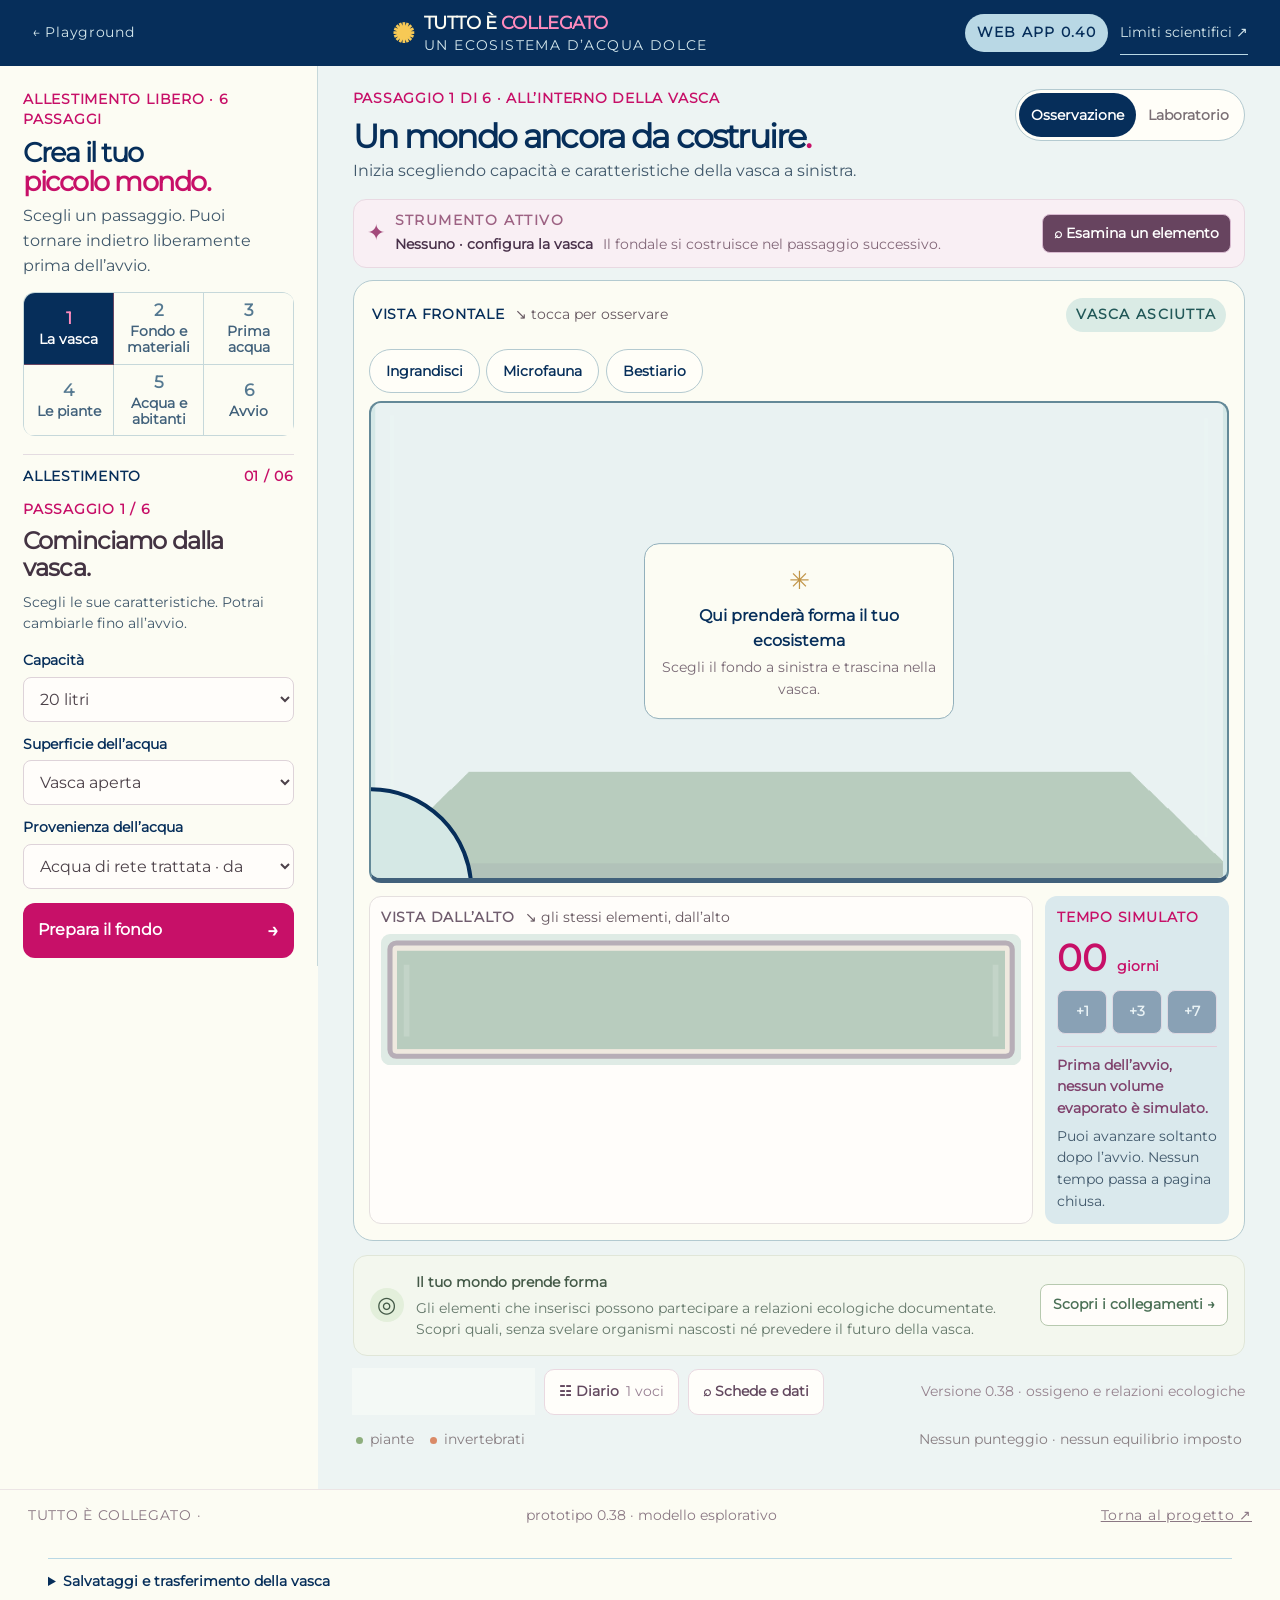
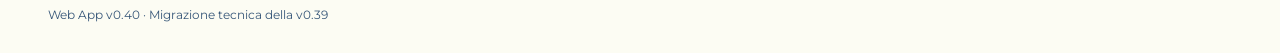
<file: index.html>
<!doctype html>
<html lang="it"><head><meta charset="utf-8"><meta name="viewport" content="width=device-width, initial-scale=1"><meta name="description" content="Tutto è collegato — ecosistema acquatico interattivo di Sofia Benfaida."><title>Tutto è collegato · Ecosistema</title><link rel="stylesheet" href="./assets/css/aquarium.css"><link rel="stylesheet" href="./assets/css/platform.css"></head><body><!-- v0.40 web app: baseline v0.39 -->


<div id="tec-app" class="tec-app">
<header class="topbar"><a class="back" href="https://sofiabenfaida.it/tutto-collegato/" target="_top" aria-label="Torna al Playground">← Playground</a><div class="brand"><span class="brand-icon" aria-hidden="true">✺</span><span>TUTTO È <em>COLLEGATO</em><small>Un ecosistema d’acqua dolce</small></span></div><div class="top-actions"><span class="buildtag" id="buildTag">WEB APP 0.40</span><button class="quietbtn" type="button" id="scientificBtn">Limiti scientifici ↗</button></div></header>
<main class="layout" id="appLayout">
<aside class="sidebar" aria-label="Strumenti per l'acquario">
 <div class="sidebar-top"><div class="overline" id="sidebarEyebrow">IL TUO ECOSISTEMA</div><h1 id="sidebarHeading">Crea il tuo<br><em>piccolo mondo.</em></h1><p class="intro" id="sidebarIntro">Un passo alla volta, senza obiettivi né punteggi.</p></div>
 <nav class="stepnav" id="stepNav" aria-label="Passaggi dell’allestimento">
  <button type="button" data-go="1"><span class="step-number">1</span><span>La vasca</span></button>
  <button type="button" data-go="2"><span class="step-number">2</span><span>Fondo e materiali</span></button>
  <button type="button" data-go="3"><span class="step-number">3</span><span>Prima acqua</span></button>
  <button type="button" data-go="4"><span class="step-number">4</span><span>Le piante</span></button>
  <button type="button" data-go="5"><span class="step-number">5</span><span>Acqua e abitanti</span></button>
  <button type="button" data-go="6"><span class="step-number">6</span><span>Avvio</span></button>
 </nav>
 <div class="phasehead"><span>ALLESTIMENTO</span><strong id="phaseLabel">01 / Fondo</strong></div>
 <div id="buildTools" class="buildtools">
  <section class="step-panel" data-step="1"><div class="step-kicker">PASSAGGIO 1 / 6</div><h3>Cominciamo dalla vasca.</h3><p class="step-explain">Scegli le sue caratteristiche. Potrai cambiarle fino all’avvio.</p>
   <div class="formrow"><label for="tankVolume">Capacità</label><select id="tankVolume"><option value="20">20 litri</option><option value="40">40 litri</option><option value="60">60 litri</option></select></div>
   <div class="formrow"><label for="tankCover">Superficie dell’acqua</label><select id="tankCover"><option value="open">Vasca aperta</option><option value="ventilated">Copertura ventilata</option></select></div>
   <div class="formrow"><label for="waterProfile">Provenienza dell’acqua</label><select id="waterProfile"><option value="conditioned">Acqua di rete trattata · da verificare</option><option value="remineralized">Osmosi remineralizzata · da verificare</option><option value="blend">Miscela idonea · da verificare</option></select></div>
   <button class="next-action" data-next="2">Prepara il fondo <span>→</span></button>
  </section>
  <section class="step-panel" data-step="2" hidden><div class="step-kicker">PASSAGGIO 2 / 6</div><h3>Dai forma al fondale.</h3><p class="step-explain">Seleziona un materiale e <b>trascina il dito o il mouse sulla vasca</b>. Per una distribuzione precisa usa la vista dall’alto.</p>
   <div class="toolgroup"><div class="grouptitle">Materiale del fondo <button class="info-dot" data-info="substrate" aria-label="Informazioni sul fondo">ⓘ</button></div><div class="toolgrid" id="materials"><button data-tool="sand" class="tool active"><i style="--dot:#d9c09a"></i>Sabbia</button><button data-tool="gravel" class="tool"><i style="--dot:#918ca3"></i>Ghiaia</button><button data-tool="aquasoil" class="tool"><i style="--dot:#6b5149"></i>Aquasoil</button><button data-tool="fertile" class="tool"><i style="--dot:#6b433b"></i>Base fertile</button></div><div class="subtools"><label for="brushThickness">Spessore locale <b id="brushThicknessValue">2,0 cm</b></label><input id="brushThickness" type="range" min="0.5" max="8" step="0.5" value="2"><p class="hint">Un clic copre circa il 10% del fondale. Trascina per estendere la zona.</p></div></div>
   <div class="toolgroup"><div class="grouptitle">Rocce, legni e foglie <button class="info-dot" data-info="materials" aria-label="Informazioni sugli elementi naturali">ⓘ</button></div><p class="step-explain compact">Seleziona un elemento, poi tocca la vasca per posizionarlo.</p><div class="toolgrid" id="objects"><button class="tool" data-tool="rock">◒ Roccia</button><button class="tool" data-tool="wood">♧ Legno</button><button class="tool" data-tool="leaf" id="chooseLeafTool" aria-controls="leafCatalog" aria-expanded="false">♢ Scegli una foglia</button></div>
   <div class="leaf-catalog" id="leafCatalog" hidden aria-label="Catalogo botanico delle foglie">
    <div class="leaf-catalog-heading"><strong>Quale foglia vuoi aggiungere?</strong><button type="button" class="leaf-info" id="leafCatalogHelp">Fonti e caratteristiche ↗</button></div>
    <p class="leaf-catalog-help">Scegli una specie, poi tocca la vasca per posizionarla. Non servono dati da compilare.</p>
    <div class="leaf-catalog-choices" role="group" aria-label="Seleziona una specie di foglia">
     <button type="button" class="leaf-choice" data-leaf-species="quercus_robur" aria-pressed="false"><svg viewBox="0 0 68 80" aria-hidden="true"><path d="M34 70Q28 58 17 58Q5 49 15 40Q3 31 18 27Q14 13 28 16Q34 2 42 16Q57 12 51 29Q65 32 53 42Q60 51 47 57Q43 66 34 70Z" fill="#b77746" stroke="#7f4d3a" stroke-width="2.7"/><path d="M34 70V24M34 49L21 36M34 45L49 32" stroke="#7f4d3a" stroke-width="2" fill="none"/></svg><span><b>Quercia comune</b><em>Quercus robur</em></span></button>
     <button type="button" class="leaf-choice" data-leaf-species="alnus_glutinosa" aria-pressed="false"><svg viewBox="0 0 68 80" aria-hidden="true"><path d="M34 69Q14 65 10 47Q3 27 16 16Q32 1 49 18Q65 36 54 54Q47 66 34 69Z" fill="#b88b49" stroke="#785837" stroke-width="2.5"/><path d="M34 69Q33 40 34 17M34 47L16 32M34 44L51 29M34 58L49 48" stroke="#785837" stroke-width="2" fill="none"/></svg><span><b>Ontano nero</b><em>Alnus glutinosa</em></span></button>
    </div>
    <details class="leaf-catalog-extra"><summary>Dati del campione (facoltativi)</summary><label for="leafDryMass">Massa secca iniziale ipotizzata, in grammi</label><input id="leafDryMass" type="number" step="any" min="0" inputmode="decimal" placeholder="Non specificata"><small>Se inserisci un valore, sarà una <b>tua ipotesi dichiarata</b>, non una pesata effettuata dal gioco. Non attiva automaticamente decomposizione, ammoniaca o nitrificazione.</small></details>
    <div class="leaf-catalog-status" id="leafCatalogStatus" role="status">Seleziona una specie per preparare lo strumento.</div>
   </div></div>
   <button class="next-action" data-next="3">Aggiungi la prima acqua <span>→</span></button>
  </section>
  <section class="step-panel" data-step="3" hidden><div class="step-kicker">PASSAGGIO 3 / 6</div><h3>Un po’ d’acqua.</h3><p class="step-explain">Aggiungi il primo livello d’acqua: la vasca sarà pronta per collocare le piante.</p><button class="next-action" id="partialWater">Aggiungi la prima acqua <span>→</span></button><p class="step-explain compact" id="partialStatus">Prima di questa operazione puoi ancora modificare il fondo.</p><button class="ghost-next" data-next="4">Vai alle piante →</button></section>
  <section class="step-panel" data-step="4" hidden><div class="step-kicker">PASSAGGIO 4 / 6</div><h3>Fai spazio alla vita.</h3><p class="step-explain">Scegli una pianta, poi <b>tocca il punto della vasca</b> in cui vuoi collocarla. Le piante galleggianti saranno aggiunte nelle successive versioni.</p>
   <div class="toolgroup"><div class="grouptitle">Piante e alghe <button class="info-dot" data-info="plants" aria-label="Informazioni botaniche">ⓘ</button></div><div class="toolgrid" id="plants"><button class="tool" data-tool="echinodorus">✳ Rosetta</button><button class="tool" data-tool="cryptocoryne">✿ Cryptocoryne</button><button class="tool" data-tool="ceratophyllum">❃ Ceratofillo</button><button class="tool" data-tool="marimo">● Marimo (alga)</button></div><p class="hint">Illustrazioni provvisorie; caratteristiche e identificazioni da verificare.</p></div>
   <button class="next-action" data-next="5">Completa l’acqua <span>→</span></button>
  </section>
  <section class="step-panel" data-step="5" hidden><div class="step-kicker">PASSAGGIO 5 / 6</div><h3>Introduci gli abitanti.</h3><p class="step-explain">Completa il riempimento e scegli quali abitanti introdurre. Puoi anche iniziare con sole piante e aggiungere animali più avanti.</p>
   <button class="next-action" id="fullWater">Completa il riempimento <span>→</span></button>
   <div class="toolgroup"><div class="grouptitle">Abitanti facoltativi <button class="info-dot" data-info="animals" aria-label="Informazioni sugli organismi">ⓘ</button></div><div class="fauna-row"><button class="secondary" id="addShrimp">+ Neocaridina</button><button class="secondary" data-add-fauna="helena">+ Helena</button><button class="secondary" data-add-fauna="melanoides">+ Melanoides</button><button class="secondary" data-add-fauna="amularis">+ Amularis rosa</button></div><p class="hint">La Physa arriva con le piante.</p><p class="hint">Le introduzioni manuali sono facoltative.</p></div>
   <button class="ghost-next" data-next="6">Vai al riepilogo e avvio →</button>
  </section>
  <section class="step-panel" data-step="6" hidden><div class="step-kicker">PASSAGGIO 6 / 6</div><h3>Il mondo è pronto?</h3><p class="step-explain">Puoi tornare ai passaggi precedenti e cambiare tutto. Dopo l’avvio, il fondale e gli abitanti iniziali rimarranno definiti.</p><div class="recap" id="buildRecap">Controllo dell’allestimento...</div><button class="launch" id="launchBtn">Avvia ecosistema <span>↗</span></button><p class="hint">Non è un obiettivo da vincere: osserva ciò che accade nel tempo.</p></section>
 </div>
 <div id="afterTools" class="aftertools" hidden><div class="step-kicker">ECOSISTEMA AVVIATO</div><h3>Ora osserva.</h3><p class="step-explain">Aggiungi un abitante oppure scegli una cura. Usa +1 giorno per vedere cosa cambia.</p><div class="toolgroup"><div class="grouptitle">Introduci abitanti</div><p id="matureState" class="hint"></p><div class="fauna-row"><button class="secondary" id="lateShrimp">+ Neocaridina</button><button class="secondary" data-add-fauna="helena">+ Helena</button><button class="secondary" data-add-fauna="melanoides">+ Melanoides</button><button class="secondary" data-add-fauna="amularis">+ Amularis rosa</button></div></div><div class="toolgrid"><button class="tool" id="feedBtn">◌ Alimenta</button><button class="tool" id="trimBtn">✂ Pota</button><button class="tool" id="removeLeafBtn">♢ Rimuovi foglia</button><button class="tool" id="topoffBtn">♧ Rabbocca</button></div><p class="hint">Puoi aggiungere abitanti anche durante la maturazione. Il ciclo dell’azoto è uno scenario esplorativo: non equivale a una misurazione della vasca.</p></div>
 <div class="sidebar-footer"><button class="textbtn" id="resetBtn">↺ Nuova vasca</button><span>Salvataggio locale <span id="saveStatus">·</span></span></div>
</aside>
<section class="world" aria-label="Acquario e osservazione">
 <div class="world-head"><div><div class="overline" id="worldEyebrow">IL TUO MONDO, UN PASSO ALLA VOLTA</div><h2 id="worldTitle">Un mondo ancora da costruire<span class="period">.</span></h2><p id="worldHint">Scegli un materiale, disegna il fondo e aggiungi gli elementi.</p></div><div class="switcher"><button id="obsTab" class="active">Osservazione</button><button id="labTab">Laboratorio</button></div></div>
 <div class="command-strip" aria-live="polite"><div><span class="command-symbol" aria-hidden="true">✦</span><span><small>STRUMENTO ATTIVO</small><strong id="currentToolName">Sabbia</strong><em id="currentToolInstruction">Trascina nella vasca per disegnare</em></span></div><button class="command-inspect" type="button" id="inspectToolBtn">⌕ Esamina un elemento</button></div>
 <div class="tank-wrap"><div class="tank-top"><span class="tanklabel">VISTA FRONTALE <small id="frontInstruction">↘ trascina per disegnare</small></span><span class="tankstatus" id="tankStatus">VASCA ASCIUTTA</span></div><div class="lens-tools"><button class="secondary" id="lensToggle" aria-pressed="false">Ingrandisci</button><button class="secondary" id="microToggle" aria-pressed="false">Microfauna</button><button class="secondary" id="atlasBtn">Bestiario</button></div><div class="tank-frame"><svg id="frontSvg" class="tank-svg" role="img" aria-label="Vista frontale interattiva dell’acquario" viewBox="0 0 1000 561" preserveAspectRatio="xMidYMid meet"></svg><div id="tankOverlay" class="tank-overlay" aria-hidden="true"><span>✳</span><strong>Qui prenderà forma il tuo ecosistema</strong><small>Scegli il fondo a sinistra e trascina nella vasca.</small></div><div class="tank-frame-corner tl"></div><div class="tank-frame-corner tr"></div></div>
  <section id="lensPane" hidden><button id="lensClose" class="secondary">Chiudi lente</button><p>Tocca la vasca per spostare la lente. In Microfauna puoi toccare gli organismi del campione illustrativo.</p><label>Osservazione <select id="lensMode"><option value="scene">Dettaglio della vasca</option><option value="sample">Campione illustrativo di microfauna</option></select></label><label>Ingrandimento <select id="lensPower"><option value="3">3×</option><option value="6">6×</option></select></label><svg id="lensView" role="img" aria-label="Dettaglio della zona osservata"></svg><div id="lensAnimals"></div><div id="sampleTray"></div><button class="secondary" id="lensMicro">Tavole della microfauna</button></section><div class="bottomscene"><div><div class="tanklabel dark">VISTA DALL’ALTO <small>↘ gli stessi elementi, dall’alto</small></div><svg id="topSvg" class="top-svg" viewBox="0 0 1000 205" role="img" aria-label="Vista zenitale sincronizzata dell’acquario"></svg></div><div class="timebox"><div class="overline">TEMPO SIMULATO</div><div class="timebig"><span id="dayNum">00</span> <small>giorni</small></div><div class="timebtns"><button data-days="1">+1</button><button data-days="3">+3</button><button data-days="7">+7</button></div><p class="water-budget-mini" id="waterBudgetMini" aria-live="polite">Bilancio dell’acqua disponibile dopo l’avvio.</p><p class="fine">Puoi avanzare soltanto dopo l’avvio. Nessun tempo passa a pagina chiusa.</p></div></div></div>
 <div class="observation-brief" id="observationBrief" role="status" aria-live="polite"><div class="brief-icon" aria-hidden="true">◎</div><div><strong id="briefTitle">Nessuna trasformazione simulata</strong><p id="briefText">Qui compariranno solo informazioni sostenute dai dati effettivamente disponibili.</p></div><button type="button" id="viewConnectionsBtn">Scopri i collegamenti →</button></div>
 <div class="lower-actions"><button type="button" id="snapshotBtn" class="lower-btn">▧ Salva un'istantanea</button><button id="viewJournalBtn" class="lower-btn" type="button">☷ Diario <span id="journalCount">0 voci</span></button><button id="viewLabBtn" class="lower-btn" type="button">⌕ Schede e dati</button><span class="prototype-note">Versione 0.38 · ossigeno e relazioni ecologiche</span></div>
 <div class="legend"><span><i class="legdot" style="background:#8eae7d"></i> piante</span><span><i class="legdot" style="background:#da8a67"></i> invertebrati</span><span class="legend-tail">Nessun punteggio · nessun equilibrio imposto</span></div>
</section>
<aside class="inspector" id="inspectDrawer" aria-label="Scheda di osservazione" hidden><div class="drawer-title"><span>QUADERNO DI OSSERVAZIONE</span><button id="closeInspector" class="modalclose" type="button" aria-label="Chiudi scheda">×</button></div><div class="mini-stats"><div><small>CAPACITÀ</small><strong id="capacityStat">20 <span>L</span></strong></div><div><small>ACQUA</small><strong id="waterStat">—</strong></div><div><small>ABITANTI INTRODOTTI</small><strong id="lifeStat">0</strong></div></div><div id="inspectPanel" class="inspect-panel"><div class="inspect-empty"><span>✳</span><b>Guarda più da vicino</b><p>Seleziona un elemento nella vasca.</p></div></div><div id="labPanel" class="lab-panel" hidden><div class="overline">LABORATORIO / MODELLO</div><h4>Che cosa sappiamo davvero?</h4><div class="labrow"><span>pH / GH / KH</span><strong>Non misurati</strong></div><div class="labrow"><span>NH₄⁺ / NH₃ / NO₂⁻ / NO₃⁻</span><strong>Non misurati</strong></div><div class="labrow"><span>Ossigeno disciolto</span><strong>Non misurato</strong></div><div class="labrow"><span>Comunità microbiche</span><strong>Non identificate</strong></div><p class="scientific-note">Le relazioni qui sotto sono <b>possibili secondo la letteratura</b>: non significano che i processi siano stati osservati o misurati nella tua vasca. Non sono ancora implementate cinetiche biologiche validate.</p>
 <section class="material-section" aria-label="Bilancio fisico dell’acqua"><div class="lab-relations-title">ACQUA NEL TEMPO <small>SCENARIO NON CALIBRATO</small></div><div id="waterBudgetDetails" class="material-accounts"></div><div class="tracer-panel"><div class="lab-relations-title">EVAPORAZIONE E SOLUTI <small>CALCOLO TEORICO</small></div><div id="tracerDetails"></div><button type="button" class="secondary full" id="tracerEvidenceBtn">Perché il rapporto cambia? ↗</button></div><button class="secondary full" id="waterEvidenceBtn" type="button">Studio, ipotesi e limiti ↗</button></section>
 <details class="litter-protocol" id="oxygenReferenceSection"><summary>Quanto ossigeno può sciogliersi nell’acqua? <small>RIFERIMENTO FISICO · NON MISURA</small></summary><div class="lit-inner"><p class="scientific-note">Valori USGS di <b>ossigeno a saturazione</b> in acqua dolce, a 760 mmHg e a temperature dichiarate. Non sono letture del nostro acquario: temperatura, pressione, fotosintesi e consumo reale di ossigeno non sono misurati.</p><div id="oxygenReferenceDetails" class="material-accounts"></div><button class="secondary full" id="oxygenReferenceEvidenceBtn" type="button">Tabella, metodi e limiti ↗</button></div></details>
<details class="nitrification-section" id="nitrificationSection">
 <summary>Come si trasforma l'azoto ammoniacale? <small>REAZIONE TEORICA · NON MISURA</small></summary>
 <div class="nitro-inner">
  <p class="scientific-note">La nitrificazione non è un processo automatico in questa vasca: ossigeno, alcalinità e comunità microbiche non sono ancora misurati. Esplora soltanto i rapporti di reazione pubblicati dall'EPA.</p>
  <label class="nitro-control" for="nitroAmount">Quantità di riferimento da convertire <strong id="nitroAmountLabel">1 mg di N</strong></label>
  <input id="nitroAmount" type="range" min="0.5" max="5" step="0.5" value="1" aria-label="Massa ipotetica di azoto ammoniacale in milligrammi"/>
  <div id="nitroDetails" class="material-accounts" aria-live="polite"></div>
  <button class="secondary full" type="button" id="nitroEvidenceBtn">Leggi reazioni, fonte e limiti ↗</button>
 </div>
</details>
<details class="litter-protocol leaf-measure" id="leafMassProtocolSection">
 <summary>Misurare la massa di una foglia <small>ANALISI DI CAMPIONI · NON VASCA</small></summary>
 <div class="lit-inner"><p class="scientific-note">Confronta <b>due pesate della stessa base</b> su un campione esterno o in uno scenario dichiarato. La massa non recuperata non indica automaticamente quanto C, N o nutrienti siano entrati nell'acqua.</p>
  <form id="leafMassProtocolForm" class="leaf-mass-form" autocomplete="off">
   <label for="massSpecies">Materiale studiato<select id="massSpecies" name="species"><option value="alnus_glutinosa">Alnus glutinosa · ontano nero</option><option value="quercus_robur">Quercus robur · quercia comune</option></select></label>
   <label for="massOrigin">Origine dei valori<select id="massOrigin" name="origin"><option value="scenario">Scenario ipotetico esplicito</option><option value="external">Due pesate di un campione indipendente dalla vasca</option></select></label>
   <label for="massBasis">Base analitica, identica per entrambe le pesate<select id="massBasis" name="basis"><option value="DM">DM · massa secca</option><option value="AFDM">AFDM · massa secca senza ceneri</option></select></label>
   <div class="leaf-mass-grid">
    <label for="massInitial">Massa iniziale (g)<input id="massInitial" name="initialG" type="number" min="0" step="any" inputmode="decimal" placeholder="Nessun dato preimpostato" required></label>
    <label for="massRemaining">Massa recuperata (g)<input id="massRemaining" name="remainingG" type="number" min="0" step="any" inputmode="decimal" placeholder="Nessun dato preimpostato" required></label>
    <label for="massDays">Intervallo (giorni)<input id="massDays" name="days" type="number" min="1" step="1" inputmode="numeric" placeholder="Giorni interi" required></label>
   </div>
   <button type="submit" class="secondary full">Confronta le pesate</button>
   <button type="reset" class="leaf-mass-clear">Cancella i valori inseriti</button>
  </form>
  <div id="leafMassProtocolResult" class="leaf-mass-result" aria-live="polite"><p>Inserisci le due masse e la durata per calcolare la differenza. Non viene registrato alcun valore nella vasca.</p></div>
  <button type="button" class="secondary full" id="leafMassProtocolEvidenceBtn">Metodo, fonti e limiti ↗</button>
 </div>
</details>
<details class="litter-protocol" id="replicateObservationsSection">
 <summary>Repliche della lettiera: che cosa è realmente recuperato? <small>SCENARIO O CAMPIONI ESTERNI · NON SIMULAZIONE</small></summary>
 <div class="lit-inner">
  <p class="scientific-note">Confronta <b>almeno due unità campionarie indipendenti</b> con masse iniziali e recuperate sulla <b>medesima base analitica</b>. Seleziona la provenienza: uno scenario non è una misura; una pesata esterna non è una misura della vasca virtuale. <b>La differenza non viene attribuita automaticamente ai decompositori.</b></p>
  <form id="replicateObservationsForm" class="leaf-mass-form" autocomplete="off">
   <label for="repSpecies">Specie del materiale
    <select id="repSpecies"><option value="alnus_glutinosa">Alnus glutinosa · ontano nero</option><option value="quercus_robur">Quercus robur · quercia comune</option></select>
   </label>
   <label for="repOrigin">Provenienza delle coppie
    <select id="repOrigin"><option value="scenario">Scenario ipotetico, non osservato</option><option value="external">Pesate di campioni esterni indipendenti</option></select>
   </label>
   <label for="repBasis">Base analitica comune
    <select id="repBasis"><option value="DM">DM · massa secca</option><option value="AFDM">AFDM · massa priva di ceneri</option></select>
   </label>
   <label for="repDays">Durata comune (giorni interi)
    <input id="repDays" type="number" min="1" max="36500" step="1" inputmode="numeric" placeholder="Non precompilato" required>
   </label>
   <label for="repRows">Una riga per replica: massa iniziale (g); massa recuperata (g)
    <textarea id="repRows" rows="4" spellcheck="false" placeholder="Per esempio, formato: massa iniziale; massa recuperata&#10;Inserisci almeno due righe, senza valori precompilati" required></textarea>
   </label>
   <p class="matter-muted">Separatore: punto e virgola oppure TAB. Decimali con virgola o punto. Per AFDM sono indispensabili preparazioni e campioni comparabili: la determinazione delle ceneri è distruttiva e non equivale a pesare due volte lo stesso campione intatto.</p>
   <button class="secondary full" type="submit">Verifica le repliche</button><button class="leaf-mass-clear" type="reset">Cancella il confronto</button>
  </form>
  <div id="replicateObservationsResult" class="leaf-mass-result" aria-live="polite"><p>Non sono state fornite pesate. Nessun processo della vasca viene attivato.</p></div>
  <button type="button" class="secondary full" id="replicateEvidenceBtn">Fonti, qualità delle misure e limiti ↗</button>
 </div>
</details>
<details class="litter-protocol" id="biologicalGateSection">
 <summary>Perché la decomposizione della vasca non avanza ancora? <small>VERIFICA DI EVIDENZA</small></summary>
 <div class="lit-inner">
  <p><b>Processo biologico temporale: NON ATTIVO.</b> I salti +1/+3/+7 giorni non attribuiscono perdita di massa, consumo di ossigeno, crescita di microbi o rilascio di azoto.</p>
  <div class="matter-row"><span>Masse iniziali e successive comparabili nella vasca</span><strong>Non disponibili</strong></div>
  <div class="matter-row"><span>Ossigeno e condizioni locali effettivamente misurati</span><strong>Non disponibili</strong></div>
  <div class="matter-row"><span>Origine e attività dei decompositori confermate</span><strong>Non disponibili</strong></div>
  <div class="matter-row"><span>Destinazioni verificabili del materiale non recuperato</span><strong>Non disponibili</strong></div>
  <p class="matter-muted">Disponibili invece: registro di introduzioni/rimozioni fisiche, confronti aritmetici su campioni esterni o ipotetici, composizione iniziale di letteratura e scenari idrici separati. La mancanza di dati non è convertita in zero.</p>
 </div>
</details>
<details class="litter-protocol" id="retrievalSeriesSection">
 <summary>Serie di recuperi della lettiera <small>PIÙ DATE · REPliche INDIPENDENTI · DATI DICHIARATI</small></summary>
 <div class="lit-inner">
  <p class="scientific-note"><b>Una fotografia per ogni data di recupero, non un'animazione della decomposizione.</b> Inserisci almeno due campioni indipendenti per data e almeno due date. Una riga rappresenta una singola unità campionaria ritirata a quel giorno, non la stessa foglia pesata e reimmersa. Scenari e pesate esterne restano separati dalla vasca virtuale.</p>
  <form id="retrievalSeriesForm" class="leaf-mass-form" autocomplete="off">
   <label for="seriesSpecies">Specie botanica del confronto
    <select id="seriesSpecies"><option value="alnus_glutinosa">Alnus glutinosa · ontano nero</option><option value="quercus_robur">Quercus robur · quercia comune</option></select>
   </label>
   <label for="seriesOrigin">Provenienza delle osservazioni
    <select id="seriesOrigin"><option value="scenario">Scenario ipotetico dichiarato</option><option value="external">Pesate dichiarate di campioni esterni</option></select>
   </label>
   <label for="seriesBasis">Base analitica condivisa
    <select id="seriesBasis"><option value="DM">DM · massa secca</option><option value="AFDM">AFDM · massa priva di ceneri</option></select>
   </label>
   <label for="seriesRows">Una riga per unità: giorno; massa iniziale (g); massa recuperata (g)
    <textarea id="seriesRows" rows="5" spellcheck="false" placeholder="Formato: giorno; iniziale; recuperata&#10;Due o più unità indipendenti per ciascun giorno; nessun dato precompilato" required></textarea>
   </label>
   <p class="matter-muted">Usa <b>;</b> o TAB per separare i campi; virgola/punto per i decimali. Non mischiare esperimenti, siti, trattamenti, gruppi di controllo, preparazioni o basi DM/AFDM differenti. Per AFDM, la stima iniziale richiede unità di riferimento comparabili perché l'incenerimento è distruttivo. I dati non vengono conservati nel salvataggio della vasca.</p>
   <button type="submit" class="secondary full">Confronta i giorni campionati</button>
   <button type="reset" class="leaf-mass-clear">Cancella la serie</button>
  </form>
  <div id="retrievalSeriesResult" class="leaf-mass-result" aria-live="polite"><p>Nessun campione dichiarato. Non sono prodotti valori né curve di decomposizione.</p></div>
  <button type="button" class="secondary full" id="retrievalSeriesEvidenceBtn">Metodologia, fonti e limiti ↗</button>
 </div>
</details>
<details class="litter-protocol" id="microbialProvenanceSection">
 <summary>Origine dei microbi e processi verificabili <small>ELEMENTI REALI DELLA VASCA · LIMITI DEL MODELLO</small></summary>
 <div class="lit-inner">
  <p class="scientific-note"><b>Da dove potrebbero arrivare i decompositori?</b> Il registro segue esclusivamente materiali e organismi che hai introdotto e l'acqua effettivamente aggiunta. Le vie indicate sono possibilità documentate in altri sistemi; <b>nessuna comunità microbica è stata misurata qui</b>. Un materiale presente non dimostra che contenga microbi vitali.</p>
  <div id="microbialProvenanceResult" aria-live="polite"><p>Origini da valutare in base all'allestimento.</p></div>
  <button type="button" class="secondary full" id="microbialProvenanceEvidenceBtn">Fonti, trasferibilità e condizioni mancanti ↗</button>
 </div>
</details>
<details class="litter-protocol" id="processEvidenceSection">
 <summary>Condizioni per attivare i processi <small>STATO DELLA VASCA · SCENARI · MISURE MANCANTI</small></summary>
 <div class="lit-inner">
  <p class="scientific-note"><b>Quali prove abbiamo davvero?</b> La presenza di acqua o di una foglia è uno stato dell’interfaccia, non una misura della sua attività biologica. Qui ogni prerequisito è classificato secondo la sua origine, senza attribuire nuovi valori alla vasca.</p>
  <div id="processEvidenceResult" aria-live="polite"><p>Nessuna misura biologica disponibile.</p></div>
  <button type="button" class="secondary full" id="processEvidenceSourcesBtn">Metodi, fonti e condizioni per il modello ↗</button>
 </div>
</details>
<details class="litter-protocol" id="litterProtocolSection"><summary>Il peso di una foglia nel tempo <small>PROTOCOLLO DOCUMENTATO · NON VASCA</small></summary><div class="lit-inner"><p class="scientific-note">Ricalcolo di un esperimento pubblicato su sacchetti contenenti inizialmente <b>4,85 g di foglie secche di Quercus robur</b> in due stagni. Sono dati sperimentali di riferimento, non dati della tua foglia.</p><div id="litterProtocolDetails" aria-live="polite"></div><button type="button" class="secondary full" id="litterProtocolEvidenceBtn">Come è verificato? ↗</button></div></details>
<details class="litter-protocol" id="earlyLeachingSection"><summary>I primi giorni delle foglie <small>MISURE PUBBLICATE · NON VASCA</small></summary>
<div class="lit-inner"><p class="scientific-note">La perdita iniziale di massa dipende dalla specie e dalla preparazione delle foglie. I dati qui presentati <b>non fanno diminuire</b> la massa delle foglie nella tua vasca.</p><div id="earlyLeachingDetails" class="material-accounts" aria-live="polite"></div>
<button type="button" class="secondary full" id="earlyLeachingEvidenceBtn">Metodi, specie e fonti ↗</button></div></details>
<div class="material-section" aria-label="Registro dei materiali osservabili"><div class="lab-relations-title">COSA È ENTRATO E COSA RESTA</div><p class="scientific-note">Per ora possiamo verificare le <b>azioni</b>, non il peso delle sostanze o quanto azoto contengano.</p><div id="materialAccounts" class="material-accounts"></div><button type="button" class="secondary full" id="materialLedgerBtn">Apri il registro delle provenienze ↗</button></div>
 <section class="literature-section" aria-label="Confronto scientifico sulle foglie">
 <div class="lab-relations-title">UNA FOGLIA NEL TEMPO <small>CONFRONTO BIBLIOGRAFICO</small></div>
 <p class="scientific-note">Due stagni reali studiati con foglie identificate di <i>Quercus robur</i>. Le curve sono <b>calcoli da coefficienti misurati in quei contesti</b>, non una misura della foglia illustrata nella tua vasca.</p>
 <div id="leafReference" class="reference-plot" aria-live="polite">Aggiungi una foglia durante l'allestimento per consultare il confronto.</div>
 <button type="button" class="secondary full" id="leafEvidenceBtn">Leggi studio, formule e limiti ↗</button>
 </section>
<section class="leaf-elements-section" id="leafInventorySection" aria-label="Contenuto elementare di riferimento delle foglie in vasca">
 <div class="lab-relations-title">FOGLIE INTRODOTTE <small>INVENTARIO DI RIFERIMENTO</small></div>
 <p class="scientific-note">Per le specie del catalogo con una <b>massa secca ipotizzata</b>, confronta l'azoto e il carbonio con analisi pubblicate su foglie appena raccolte. <b>Non sono misure della tua vasca.</b></p>
 <div id="leafInventoryDetails" class="material-accounts" aria-live="polite"></div>
 <div class="leaf-trail" aria-label="Verifica della provenienza delle foglie"><div class="leaf-trail-heading">TRACCIABILITÀ DELLE FOGLIE <small>NON È DECOMPOSIZIONE SIMULATA</small></div><div id="leafMatterLedgerDetails" aria-live="polite"></div></div>
 <button type="button" class="secondary full" id="leafInventoryEvidenceBtn">Fonte, campioni e limiti di questi calcoli ↗</button>
</section>
<section class="leaf-elements-section" aria-label="Azoto contenuto nelle foglie: dati sperimentali">
 <div class="lab-relations-title">AZOTO NELLA MATERIA ORGANICA <small>RIFERIMENTO MISURATO</small></div>
 <p class="scientific-note">Quanto azoto può essere <b>contenuto</b> in una foglia? Dati di laboratorio per <i>Quercus serrata</i>, non per qualunque foglia scelta nel catalogo: è una specie distinta.</p>
 <div id="leafElementDetails" class="material-accounts"></div>
 <button type="button" class="secondary full" id="leafElementEvidenceBtn">Fonte e limiti dei dati sull’azoto ↗</button>
 </section>
 <div class="lab-relations-title">LA RETE DI QUESTA VASCA <span id="connectionCount">0 collegamenti</span></div><div id="relationList" class="relation-list"><p class="empty-relations">Introduci elementi nell'allestimento per esplorare le relazioni documentate.</p></div>
 <button class="secondary full" id="modelInfoBtn">Fonti e limiti del modello</button></div><div class="diary"><div class="diary-title"><span>DIARIO</span><button id="journalBtn" class="textbtn">Apri tutto ↗</button></div><div id="journalPreview" class="journal-preview"></div></div></aside>
</main>
<div class="mobile-quick-nav" aria-label="Navigazione rapida"><button type="button" id="jumpToolsBtn">☷ Strumenti</button><button type="button" id="jumpTankBtn">◉ Vasca</button></div>
<footer class="pagefooter">TUTTO È COLLEGATO · <span>prototipo 0.38 · modello esplorativo</span><a href="https://sofiabenfaida.it/tutto-collegato/" target="_top">Torna al progetto ↗</a></footer>
<div id="modalLayer" class="modal-layer" hidden><div class="modal-shade" data-close></div><section class="modal" role="dialog" aria-modal="true" aria-labelledby="modalTitle"><button id="closeModal" class="modalclose" aria-label="Chiudi">×</button><div id="modalContents"></div></section></div><div id="liveAnnounce" class="sr-only" role="status" aria-live="polite"></div>
</div><script src="./src/legacy/00-nitrogen-reference.js"></script>
<script src="./src/legacy/01-temporal-reference.js"></script>
<script src="./src/legacy/02-water-budget.js"></script>
<script src="./src/legacy/03-tracer.js"></script>
<script src="./src/legacy/04-leaf-elements.js"></script>
<script src="./src/legacy/05-leaf-inventory.js"></script>
<script src="./src/legacy/06-leaf-matter-ledger.js"></script>
<script src="./src/legacy/07-nitrification.js"></script>
<script src="./src/legacy/08-leaf-mass-protocol.js"></script>
<script src="./src/legacy/09-early-leaching.js"></script>
<script src="./src/legacy/10-oxygen-reference.js"></script>
<script src="./src/legacy/11-oxygen-cycle.js"></script>
<script src="./src/legacy/12-gravimetric.js"></script>
<script src="./src/legacy/13-replicate-observations.js"></script>
<script src="./src/legacy/14-retrieval-series.js"></script>
<script src="./src/legacy/15-microbial-provenance.js"></script>
<script src="./src/legacy/16-microbial-entry-history.js"></script>
<script src="./src/legacy/17-process-evidence.js"></script>
<script src="./src/legacy/18-water-litter-interface.js"></script>
<script src="./src/legacy/19-litter-dynamics.js"></script>
<script src="./src/legacy/20-trophic-web.js"></script>
<script src="./src/legacy/21-eco-cycle-n.js"></script>
<script src="./src/legacy/22-daily-rules.js"></script>
<script src="./src/legacy/23-substrate-rendering.js"></script>
<script src="./src/legacy/24-bestiary-art.js"></script>
<script src="./src/legacy/25-game.js"></script>
<section class="tec-platform" aria-label="Gestione della vasca"><details><summary>Salvataggi e trasferimento della vasca</summary><p>Il salvataggio automatico resta su questo browser. Scarica una copia per trasferirla su un altro dispositivo o importarla dal vecchio sito.</p><div class="tec-platform-actions"><button id="tec-export" type="button">Esporta vasca JSON</button><button id="tec-import" type="button">Importa vasca JSON</button><input id="tec-save-file" type="file" accept=".json,application/json" hidden></div><p id="tec-platform-status" role="status" aria-live="polite"></p></details><small>Web App v0.40 · Migrazione tecnica della v0.39</small></section>
<script src="./src/platform/save-tools.js"></script></body></html>
</file>
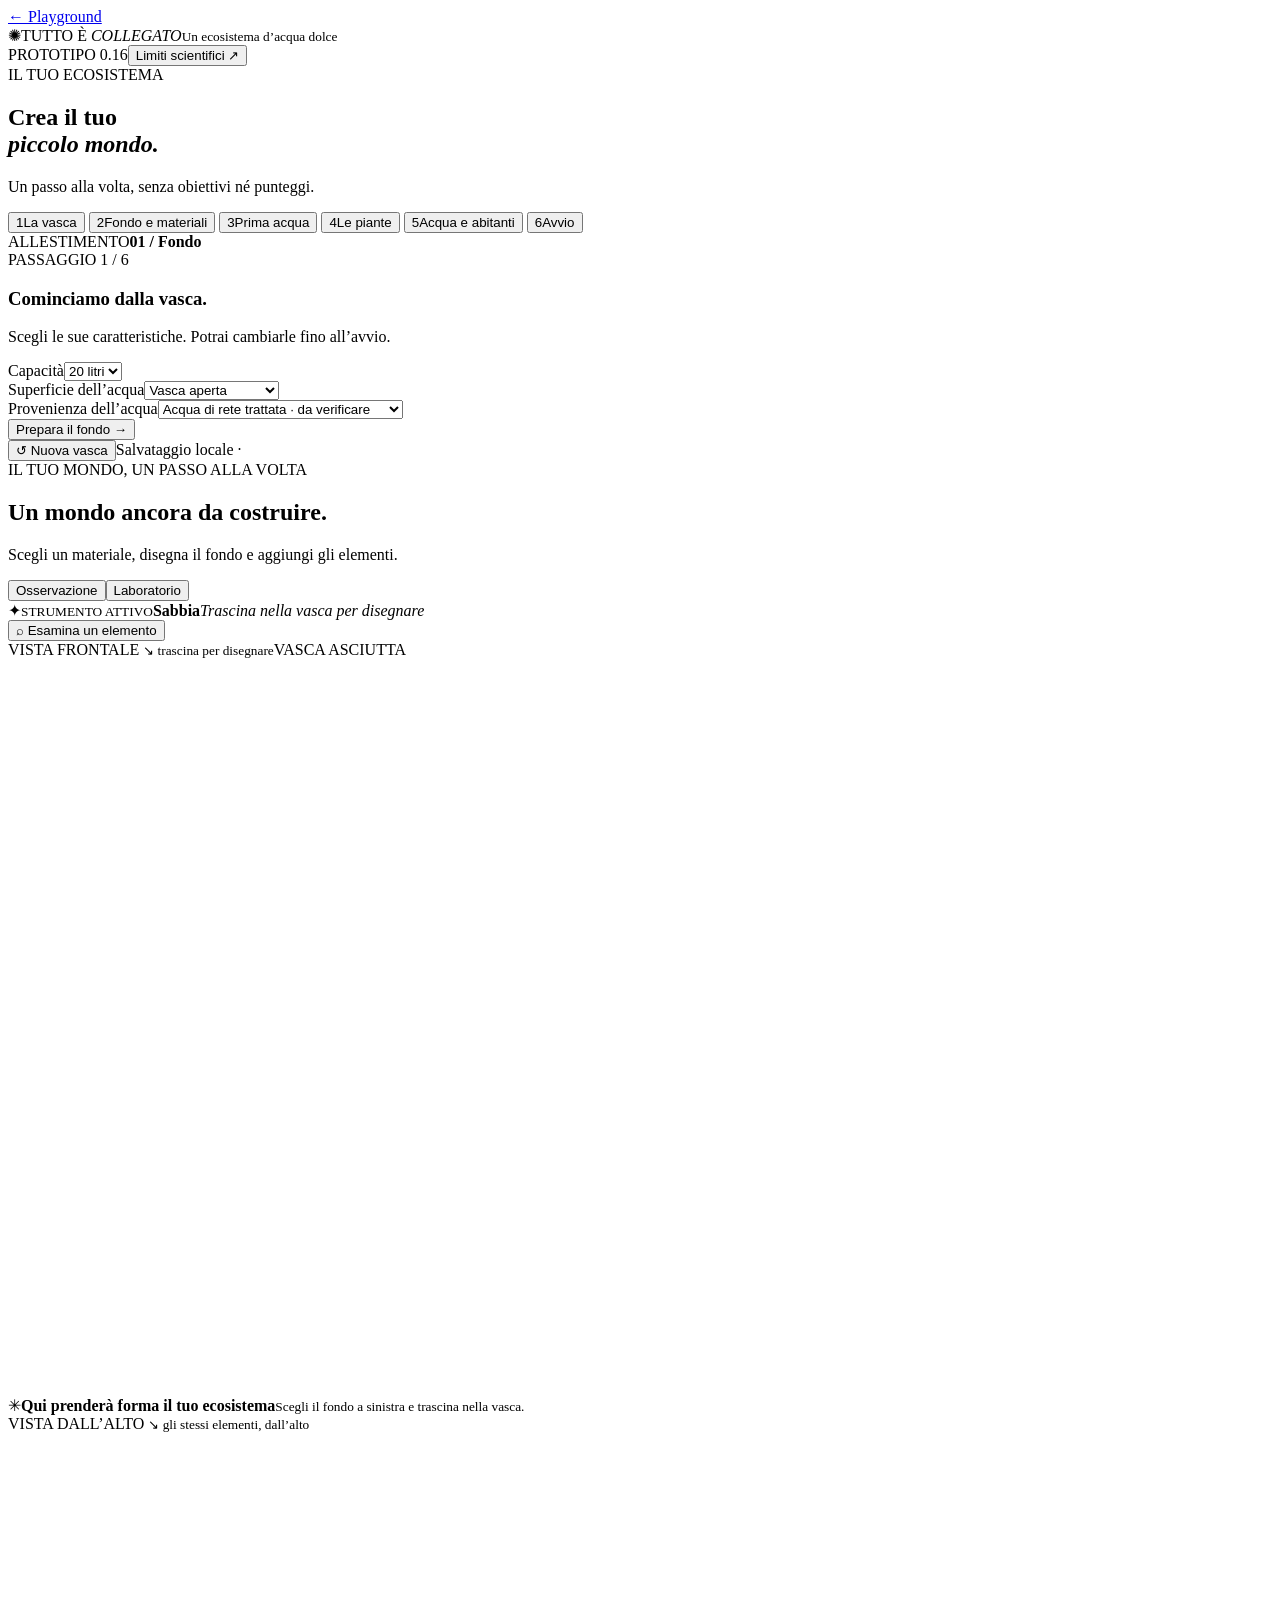
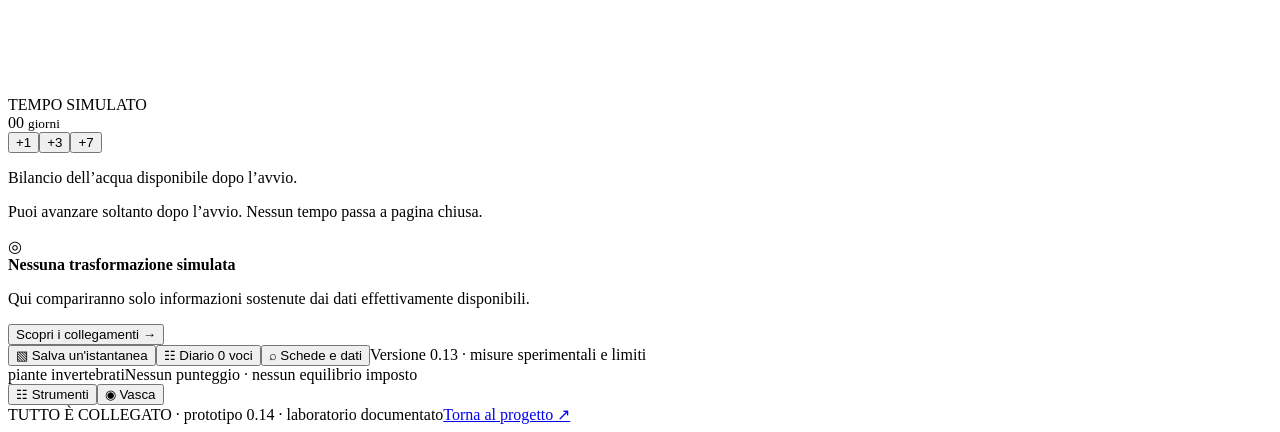
<file: Tutto_e_collegato_v030/src/templates/autonomo.html>
<!doctype html>
<html lang="it"><head><meta charset="utf-8"><meta name="viewport" content="width=device-width,initial-scale=1"><meta name="theme-color" content="#f9f6ed"><title>Tutto è collegato · Prototipo 0.16</title><!-- TEC_STYLE --></head><body>
<div id="tec-app" class="tec-app">
<header class="topbar"><a class="back" href="https://sofiabenfaida.it/tutto-collegato/" aria-label="Torna al Playground">← Playground</a><div class="brand"><span class="brand-icon" aria-hidden="true">✺</span><span>TUTTO È <em>COLLEGATO</em><small>Un ecosistema d’acqua dolce</small></span></div><div class="top-actions"><span class="buildtag" id="buildTag">PROTOTIPO 0.16</span><button class="quietbtn" type="button" id="scientificBtn">Limiti scientifici ↗</button></div></header>
<main class="layout" id="appLayout">
<aside class="sidebar" aria-label="Strumenti per l'acquario">
 <div class="sidebar-top"><div class="overline" id="sidebarEyebrow">IL TUO ECOSISTEMA</div><h1 id="sidebarHeading">Crea il tuo<br><em>piccolo mondo.</em></h1><p class="intro" id="sidebarIntro">Un passo alla volta, senza obiettivi né punteggi.</p></div>
 <nav class="stepnav" id="stepNav" aria-label="Passaggi dell’allestimento">
  <button type="button" data-go="1"><span class="step-number">1</span><span>La vasca</span></button>
  <button type="button" data-go="2"><span class="step-number">2</span><span>Fondo e materiali</span></button>
  <button type="button" data-go="3"><span class="step-number">3</span><span>Prima acqua</span></button>
  <button type="button" data-go="4"><span class="step-number">4</span><span>Le piante</span></button>
  <button type="button" data-go="5"><span class="step-number">5</span><span>Acqua e abitanti</span></button>
  <button type="button" data-go="6"><span class="step-number">6</span><span>Avvio</span></button>
 </nav>
 <div class="phasehead"><span>ALLESTIMENTO</span><strong id="phaseLabel">01 / Fondo</strong></div>
 <div id="buildTools" class="buildtools">
  <section class="step-panel" data-step="1"><div class="step-kicker">PASSAGGIO 1 / 6</div><h3>Cominciamo dalla vasca.</h3><p class="step-explain">Scegli le sue caratteristiche. Potrai cambiarle fino all’avvio.</p>
   <div class="formrow"><label for="tankVolume">Capacità</label><select id="tankVolume"><option value="20">20 litri</option><option value="40">40 litri</option><option value="60">60 litri</option></select></div>
   <div class="formrow"><label for="tankCover">Superficie dell’acqua</label><select id="tankCover"><option value="open">Vasca aperta</option><option value="ventilated">Copertura ventilata</option></select></div>
   <div class="formrow"><label for="waterProfile">Provenienza dell’acqua</label><select id="waterProfile"><option value="conditioned">Acqua di rete trattata · da verificare</option><option value="remineralized">Osmosi remineralizzata · da verificare</option><option value="blend">Miscela idonea · da verificare</option></select></div>
   <button class="next-action" data-next="2">Prepara il fondo <span>→</span></button>
  </section>
  <section class="step-panel" data-step="2" hidden><div class="step-kicker">PASSAGGIO 2 / 6</div><h3>Dai forma al fondale.</h3><p class="step-explain">Seleziona un materiale e <b>trascina il dito o il mouse sulla vasca</b>. Per una distribuzione precisa usa la vista dall’alto.</p>
   <div class="toolgroup"><div class="grouptitle">Materiale del fondo <button class="info-dot" data-info="substrate" aria-label="Informazioni sul fondo">ⓘ</button></div><div class="toolgrid" id="materials"><button data-tool="sand" class="tool active"><i style="--dot:#d9c09a"></i>Sabbia</button><button data-tool="gravel" class="tool"><i style="--dot:#918ca3"></i>Ghiaia</button><button data-tool="aquasoil" class="tool"><i style="--dot:#6b5149"></i>Aquasoil</button><button data-tool="fertile" class="tool"><i style="--dot:#6b433b"></i>Base fertile</button></div><div class="subtools"><label for="brushThickness">Spessore locale <b id="brushThicknessValue">2,0 cm</b></label><input id="brushThickness" type="range" min="0.5" max="8" step="0.5" value="2"></div></div>
   <div class="toolgroup"><div class="grouptitle">Rocce, legni e foglie <button class="info-dot" data-info="materials" aria-label="Informazioni sugli elementi naturali">ⓘ</button></div><p class="step-explain compact">Seleziona un elemento, poi tocca la vasca per posizionarlo.</p><div class="toolgrid" id="objects"><button class="tool" data-tool="rock">◒ Roccia</button><button class="tool" data-tool="wood">♧ Legno</button><button class="tool" data-tool="leaf" id="chooseLeafTool" aria-controls="leafCatalog" aria-expanded="false">♢ Scegli una foglia</button></div>
   <div class="leaf-catalog" id="leafCatalog" hidden aria-label="Catalogo botanico delle foglie">
    <div class="leaf-catalog-heading"><strong>Quale foglia vuoi aggiungere?</strong><button type="button" class="leaf-info" id="leafCatalogHelp">Fonti e caratteristiche ↗</button></div>
    <p class="leaf-catalog-help">Scegli una specie, poi tocca la vasca per posizionarla. Non servono dati da compilare.</p>
    <div class="leaf-catalog-choices" role="group" aria-label="Seleziona una specie di foglia">
     <button type="button" class="leaf-choice" data-leaf-species="quercus_robur" aria-pressed="false"><svg viewBox="0 0 68 80" aria-hidden="true"><path d="M34 70Q28 58 17 58Q5 49 15 40Q3 31 18 27Q14 13 28 16Q34 2 42 16Q57 12 51 29Q65 32 53 42Q60 51 47 57Q43 66 34 70Z" fill="#b77746" stroke="#7f4d3a" stroke-width="2.7"/><path d="M34 70V24M34 49L21 36M34 45L49 32" stroke="#7f4d3a" stroke-width="2" fill="none"/></svg><span><b>Quercia comune</b><em>Quercus robur</em></span></button>
     <button type="button" class="leaf-choice" data-leaf-species="alnus_glutinosa" aria-pressed="false"><svg viewBox="0 0 68 80" aria-hidden="true"><path d="M34 69Q14 65 10 47Q3 27 16 16Q32 1 49 18Q65 36 54 54Q47 66 34 69Z" fill="#b88b49" stroke="#785837" stroke-width="2.5"/><path d="M34 69Q33 40 34 17M34 47L16 32M34 44L51 29M34 58L49 48" stroke="#785837" stroke-width="2" fill="none"/></svg><span><b>Ontano nero</b><em>Alnus glutinosa</em></span></button>
    </div>
    <details class="leaf-catalog-extra"><summary>Dati del campione (facoltativi)</summary><label for="leafDryMass">Massa secca iniziale ipotizzata, in grammi</label><input id="leafDryMass" type="number" step="any" min="0" inputmode="decimal" placeholder="Non specificata"><small>Se inserisci un valore, sarà una <b>tua ipotesi dichiarata</b>, non una pesata effettuata dal gioco. Non attiva automaticamente decomposizione, ammoniaca o nitrificazione.</small></details>
    <div class="leaf-catalog-status" id="leafCatalogStatus" role="status">Seleziona una specie per preparare lo strumento.</div>
   </div></div>
   <button class="next-action" data-next="3">Aggiungi la prima acqua <span>→</span></button>
  </section>
  <section class="step-panel" data-step="3" hidden><div class="step-kicker">PASSAGGIO 3 / 6</div><h3>Un po’ d’acqua.</h3><p class="step-explain">Aggiungi il primo livello d’acqua: la vasca sarà pronta per collocare le piante.</p><button class="next-action" id="partialWater">Aggiungi la prima acqua <span>→</span></button><p class="step-explain compact" id="partialStatus">Prima di questa operazione puoi ancora modificare il fondo.</p><button class="ghost-next" data-next="4">Vai alle piante →</button></section>
  <section class="step-panel" data-step="4" hidden><div class="step-kicker">PASSAGGIO 4 / 6</div><h3>Fai spazio alla vita.</h3><p class="step-explain">Scegli una pianta, poi <b>tocca il punto della vasca</b> in cui vuoi collocarla. Le piante galleggianti saranno aggiunte nelle successive versioni.</p>
   <div class="toolgroup"><div class="grouptitle">Piante e alghe <button class="info-dot" data-info="plants" aria-label="Informazioni botaniche">ⓘ</button></div><div class="toolgrid" id="plants"><button class="tool" data-tool="echinodorus">✳ Rosetta</button><button class="tool" data-tool="cryptocoryne">✿ Cryptocoryne</button><button class="tool" data-tool="ceratophyllum">❃ Ceratofillo</button><button class="tool" data-tool="marimo">● Marimo (alga)</button></div><p class="hint">Illustrazioni provvisorie; caratteristiche e identificazioni da verificare.</p></div>
   <button class="next-action" data-next="5">Completa l’acqua <span>→</span></button>
  </section>
  <section class="step-panel" data-step="5" hidden><div class="step-kicker">PASSAGGIO 5 / 6</div><h3>Introduci gli abitanti.</h3><p class="step-explain">Completa il riempimento e scegli quali abitanti introdurre. Non potrai aggiungerne altri dopo l’avvio.</p>
   <button class="next-action" id="fullWater">Completa il riempimento <span>→</span></button>
   <div class="toolgroup"><div class="grouptitle">Abitanti iniziali <button class="info-dot" data-info="animals" aria-label="Informazioni sugli organismi">ⓘ</button></div><div class="fauna-row"><button class="secondary" id="addShrimp">+ Neocaridina</button><button class="secondary" id="addSnail">+ Physa</button></div><p class="hint">Li vedrai subito nella vasca. La riproduzione e la mortalità non sono ancora simulate.</p></div>
   <button class="ghost-next" data-next="6">Vai al riepilogo e avvio →</button>
  </section>
  <section class="step-panel" data-step="6" hidden><div class="step-kicker">PASSAGGIO 6 / 6</div><h3>Il mondo è pronto?</h3><p class="step-explain">Puoi tornare ai passaggi precedenti e cambiare tutto. Dopo l’avvio, il fondale e gli abitanti iniziali rimarranno definiti.</p><div class="recap" id="buildRecap">Controllo dell’allestimento...</div><button class="launch" id="launchBtn">Avvia ecosistema <span>↗</span></button><p class="hint">Non è un obiettivo da vincere: osserva ciò che accade nel tempo.</p></section>
 </div>
 <div id="afterTools" class="aftertools" hidden><div class="step-kicker">ECOSISTEMA AVVIATO</div><h3>Ora osserva.</h3><p class="step-explain">L’allestimento è bloccato. Puoi far avanzare il tempo e compiere soltanto gli interventi consentiti.</p><div class="toolgrid"><button class="tool" id="feedBtn">◌ Alimenta</button><button class="tool" id="trimBtn">✂ Pota</button><button class="tool" id="removeLeafBtn">♢ Rimuovi foglia</button><button class="tool" id="topoffBtn">♧ Rabbocca</button></div><p class="hint">Nessun cambio d’acqua o reintroduzione di specie. Il ciclo dell’azoto è uno scenario esplorativo: non equivale a una misurazione della vasca.</p></div>
 <div class="sidebar-footer"><button class="textbtn" id="resetBtn">↺ Nuova vasca</button><span>Salvataggio locale <span id="saveStatus">·</span></span></div>
</aside>
<section class="world" aria-label="Acquario e osservazione">
 <div class="world-head"><div><div class="overline" id="worldEyebrow">IL TUO MONDO, UN PASSO ALLA VOLTA</div><h2 id="worldTitle">Un mondo ancora da costruire<span class="period">.</span></h2><p id="worldHint">Scegli un materiale, disegna il fondo e aggiungi gli elementi.</p></div><div class="switcher"><button id="obsTab" class="active">Osservazione</button><button id="labTab">Laboratorio</button></div></div>
 <div class="command-strip" aria-live="polite"><div><span class="command-symbol" aria-hidden="true">✦</span><span><small>STRUMENTO ATTIVO</small><strong id="currentToolName">Sabbia</strong><em id="currentToolInstruction">Trascina nella vasca per disegnare</em></span></div><button class="command-inspect" type="button" id="inspectToolBtn">⌕ Esamina un elemento</button></div>
 <div class="tank-wrap"><div class="tank-top"><span class="tanklabel">VISTA FRONTALE <small id="frontInstruction">↘ trascina per disegnare</small></span><span class="tankstatus" id="tankStatus">VASCA ASCIUTTA</span></div><div class="tank-frame"><svg id="frontSvg" class="tank-svg" role="img" aria-label="Vista frontale interattiva dell’acquario" viewBox="0 0 1000 580" preserveAspectRatio="xMidYMid meet"></svg><div id="tankOverlay" class="tank-overlay" aria-hidden="true"><span>✳</span><strong>Qui prenderà forma il tuo ecosistema</strong><small>Scegli il fondo a sinistra e trascina nella vasca.</small></div><div class="tank-frame-corner tl"></div><div class="tank-frame-corner tr"></div></div>
  <div class="bottomscene"><div><div class="tanklabel dark">VISTA DALL’ALTO <small>↘ gli stessi elementi, dall’alto</small></div><svg id="topSvg" class="top-svg" viewBox="0 0 1000 205" role="img" aria-label="Vista zenitale sincronizzata dell’acquario"></svg></div><div class="timebox"><div class="overline">TEMPO SIMULATO</div><div class="timebig"><span id="dayNum">00</span> <small>giorni</small></div><div class="timebtns"><button data-days="1">+1</button><button data-days="3">+3</button><button data-days="7">+7</button></div><p class="water-budget-mini" id="waterBudgetMini" aria-live="polite">Bilancio dell’acqua disponibile dopo l’avvio.</p><p class="fine">Puoi avanzare soltanto dopo l’avvio. Nessun tempo passa a pagina chiusa.</p></div></div></div>
 <div class="observation-brief" id="observationBrief" role="status" aria-live="polite"><div class="brief-icon" aria-hidden="true">◎</div><div><strong id="briefTitle">Nessuna trasformazione simulata</strong><p id="briefText">Qui compariranno solo informazioni sostenute dai dati effettivamente disponibili.</p></div><button type="button" id="viewConnectionsBtn">Scopri i collegamenti →</button></div>
 <div class="lower-actions"><button type="button" id="snapshotBtn" class="lower-btn">▧ Salva un'istantanea</button><button id="viewJournalBtn" class="lower-btn" type="button">☷ Diario <span id="journalCount">0 voci</span></button><button id="viewLabBtn" class="lower-btn" type="button">⌕ Schede e dati</button><span class="prototype-note">Versione 0.13 · misure sperimentali e limiti</span></div>
 <div class="legend"><span><i class="legdot" style="background:#8eae7d"></i> piante</span><span><i class="legdot" style="background:#da8a67"></i> invertebrati</span><span class="legend-tail">Nessun punteggio · nessun equilibrio imposto</span></div>
</section>
<aside class="inspector" id="inspectDrawer" aria-label="Scheda di osservazione" hidden><div class="drawer-title"><span>QUADERNO DI OSSERVAZIONE</span><button id="closeInspector" class="modalclose" type="button" aria-label="Chiudi scheda">×</button></div><div class="mini-stats"><div><small>CAPACITÀ</small><strong id="capacityStat">20 <span>L</span></strong></div><div><small>ACQUA</small><strong id="waterStat">—</strong></div><div><small>ABITANTI INTRODOTTI</small><strong id="lifeStat">0</strong></div></div><div id="inspectPanel" class="inspect-panel"><div class="inspect-empty"><span>✳</span><b>Guarda più da vicino</b><p>Seleziona un elemento nella vasca.</p></div></div><div id="labPanel" class="lab-panel" hidden><div class="overline">LABORATORIO / MODELLO</div><h4>Che cosa sappiamo davvero?</h4><div class="labrow"><span>pH / GH / KH</span><strong>Non misurati</strong></div><div class="labrow"><span>NH₄⁺ / NH₃ / NO₂⁻ / NO₃⁻</span><strong>Non misurati</strong></div><div class="labrow"><span>Ossigeno disciolto</span><strong>Non misurato</strong></div><div class="labrow"><span>Comunità microbiche</span><strong>Non identificate</strong></div><p class="scientific-note">Le relazioni qui sotto sono <b>possibili secondo la letteratura</b>: non significano che i processi siano stati osservati o misurati nella tua vasca. Non sono ancora implementate cinetiche biologiche validate.</p>
 <section class="material-section" aria-label="Bilancio fisico dell’acqua"><div class="lab-relations-title">ACQUA NEL TEMPO <small>SCENARIO NON CALIBRATO</small></div><div id="waterBudgetDetails" class="material-accounts"></div><div class="tracer-panel"><div class="lab-relations-title">EVAPORAZIONE E SOLUTI <small>CALCOLO TEORICO</small></div><div id="tracerDetails"></div><button type="button" class="secondary full" id="tracerEvidenceBtn">Perché il rapporto cambia? ↗</button></div><button class="secondary full" id="waterEvidenceBtn" type="button">Studio, ipotesi e limiti ↗</button></section>
 <details class="litter-protocol" id="oxygenReferenceSection"><summary>Quanto ossigeno può sciogliersi nell’acqua? <small>RIFERIMENTO FISICO · NON MISURA</small></summary><div class="lit-inner"><p class="scientific-note">Valori USGS di <b>ossigeno a saturazione</b> in acqua dolce, a 760 mmHg e a temperature dichiarate. Non sono letture del nostro acquario: temperatura, pressione, fotosintesi e consumo reale di ossigeno non sono misurati.</p><div id="oxygenReferenceDetails" class="material-accounts"></div><button class="secondary full" id="oxygenReferenceEvidenceBtn" type="button">Tabella, metodi e limiti ↗</button></div></details>
<details class="nitrification-section" id="nitrificationSection">
 <summary>Come si trasforma l'azoto ammoniacale? <small>REAZIONE TEORICA · NON MISURA</small></summary>
 <div class="nitro-inner">
  <p class="scientific-note">La nitrificazione non è un processo automatico in questa vasca: ossigeno, alcalinità e comunità microbiche non sono ancora misurati. Esplora soltanto i rapporti di reazione pubblicati dall'EPA.</p>
  <label class="nitro-control" for="nitroAmount">Quantità di riferimento da convertire <strong id="nitroAmountLabel">1 mg di N</strong></label>
  <input id="nitroAmount" type="range" min="0.5" max="5" step="0.5" value="1" aria-label="Massa ipotetica di azoto ammoniacale in milligrammi"/>
  <div id="nitroDetails" class="material-accounts" aria-live="polite"></div>
  <button class="secondary full" type="button" id="nitroEvidenceBtn">Leggi reazioni, fonte e limiti ↗</button>
 </div>
</details>
<details class="litter-protocol leaf-measure" id="leafMassProtocolSection">
 <summary>Misurare la massa di una foglia <small>ANALISI DI CAMPIONI · NON VASCA</small></summary>
 <div class="lit-inner"><p class="scientific-note">Confronta <b>due pesate della stessa base</b> su un campione esterno o in uno scenario dichiarato. La massa non recuperata non indica automaticamente quanto C, N o nutrienti siano entrati nell'acqua.</p>
  <form id="leafMassProtocolForm" class="leaf-mass-form" autocomplete="off">
   <label for="massSpecies">Materiale studiato<select id="massSpecies" name="species"><option value="alnus_glutinosa">Alnus glutinosa · ontano nero</option><option value="quercus_robur">Quercus robur · quercia comune</option></select></label>
   <label for="massOrigin">Origine dei valori<select id="massOrigin" name="origin"><option value="scenario">Scenario ipotetico esplicito</option><option value="external">Due pesate di un campione indipendente dalla vasca</option></select></label>
   <label for="massBasis">Base analitica, identica per entrambe le pesate<select id="massBasis" name="basis"><option value="DM">DM · massa secca</option><option value="AFDM">AFDM · massa secca senza ceneri</option></select></label>
   <div class="leaf-mass-grid">
    <label for="massInitial">Massa iniziale (g)<input id="massInitial" name="initialG" type="number" min="0" step="any" inputmode="decimal" placeholder="Nessun dato preimpostato" required></label>
    <label for="massRemaining">Massa recuperata (g)<input id="massRemaining" name="remainingG" type="number" min="0" step="any" inputmode="decimal" placeholder="Nessun dato preimpostato" required></label>
    <label for="massDays">Intervallo (giorni)<input id="massDays" name="days" type="number" min="1" step="1" inputmode="numeric" placeholder="Giorni interi" required></label>
   </div>
   <button type="submit" class="secondary full">Confronta le pesate</button>
   <button type="reset" class="leaf-mass-clear">Cancella i valori inseriti</button>
  </form>
  <div id="leafMassProtocolResult" class="leaf-mass-result" aria-live="polite"><p>Inserisci le due masse e la durata per calcolare la differenza. Non viene registrato alcun valore nella vasca.</p></div>
  <button type="button" class="secondary full" id="leafMassProtocolEvidenceBtn">Metodo, fonti e limiti ↗</button>
 </div>
</details>
<details class="litter-protocol" id="litterProtocolSection"><summary>Il peso di una foglia nel tempo <small>PROTOCOLLO DOCUMENTATO · NON VASCA</small></summary><div class="lit-inner"><p class="scientific-note">Ricalcolo di un esperimento pubblicato su sacchetti contenenti inizialmente <b>4,85 g di foglie secche di Quercus robur</b> in due stagni. Sono dati sperimentali di riferimento, non dati della tua foglia.</p><div id="litterProtocolDetails" aria-live="polite"></div><button type="button" class="secondary full" id="litterProtocolEvidenceBtn">Come è verificato? ↗</button></div></details>
<details class="litter-protocol" id="earlyLeachingSection"><summary>I primi giorni delle foglie <small>MISURE PUBBLICATE · NON VASCA</small></summary>
<div class="lit-inner"><p class="scientific-note">La perdita iniziale di massa dipende dalla specie e dalla preparazione delle foglie. I dati qui presentati <b>non fanno diminuire</b> la massa delle foglie nella tua vasca.</p><div id="earlyLeachingDetails" class="material-accounts" aria-live="polite"></div>
<button type="button" class="secondary full" id="earlyLeachingEvidenceBtn">Metodi, specie e fonti ↗</button></div></details>
<div class="material-section" aria-label="Registro dei materiali osservabili"><div class="lab-relations-title">COSA È ENTRATO E COSA RESTA</div><p class="scientific-note">Per ora possiamo verificare le <b>azioni</b>, non il peso delle sostanze o quanto azoto contengano.</p><div id="materialAccounts" class="material-accounts"></div><button type="button" class="secondary full" id="materialLedgerBtn">Apri il registro delle provenienze ↗</button></div>
 <section class="literature-section" aria-label="Confronto scientifico sulle foglie">
 <div class="lab-relations-title">UNA FOGLIA NEL TEMPO <small>CONFRONTO BIBLIOGRAFICO</small></div>
 <p class="scientific-note">Due stagni reali studiati con foglie identificate di <i>Quercus robur</i>. Le curve sono <b>calcoli da coefficienti misurati in quei contesti</b>, non una misura della foglia illustrata nella tua vasca.</p>
 <div id="leafReference" class="reference-plot" aria-live="polite">Aggiungi una foglia durante l'allestimento per consultare il confronto.</div>
 <button type="button" class="secondary full" id="leafEvidenceBtn">Leggi studio, formule e limiti ↗</button>
 </section>
<section class="leaf-elements-section" id="leafInventorySection" aria-label="Contenuto elementare di riferimento delle foglie in vasca">
 <div class="lab-relations-title">FOGLIE INTRODOTTE <small>INVENTARIO DI RIFERIMENTO</small></div>
 <p class="scientific-note">Per le specie del catalogo con una <b>massa secca ipotizzata</b>, confronta l'azoto e il carbonio con analisi pubblicate su foglie appena raccolte. <b>Non sono misure della tua vasca.</b></p>
 <div id="leafInventoryDetails" class="material-accounts" aria-live="polite"></div>
 <div class="leaf-trail" aria-label="Verifica della provenienza delle foglie"><div class="leaf-trail-heading">TRACCIABILITÀ DELLE FOGLIE <small>NON È DECOMPOSIZIONE SIMULATA</small></div><div id="leafMatterLedgerDetails" aria-live="polite"></div></div>
 <button type="button" class="secondary full" id="leafInventoryEvidenceBtn">Fonte, campioni e limiti di questi calcoli ↗</button>
</section>
<section class="leaf-elements-section" aria-label="Azoto contenuto nelle foglie: dati sperimentali">
 <div class="lab-relations-title">AZOTO NELLA MATERIA ORGANICA <small>RIFERIMENTO MISURATO</small></div>
 <p class="scientific-note">Quanto azoto può essere <b>contenuto</b> in una foglia? Dati di laboratorio per <i>Quercus serrata</i>, non per qualunque foglia scelta nel catalogo: è una specie distinta.</p>
 <div id="leafElementDetails" class="material-accounts"></div>
 <button type="button" class="secondary full" id="leafElementEvidenceBtn">Fonte e limiti dei dati sull’azoto ↗</button>
 </section>
 <div class="lab-relations-title">LA RETE DI QUESTA VASCA <span id="connectionCount">0 collegamenti</span></div><div id="relationList" class="relation-list"><p class="empty-relations">Introduci elementi nell'allestimento per esplorare le relazioni documentate.</p></div>
 <button class="secondary full" id="modelInfoBtn">Fonti e limiti del modello</button></div><div class="diary"><div class="diary-title"><span>DIARIO</span><button id="journalBtn" class="textbtn">Apri tutto ↗</button></div><div id="journalPreview" class="journal-preview"></div></div></aside>
</main>
<div class="mobile-quick-nav" aria-label="Navigazione rapida"><button type="button" id="jumpToolsBtn">☷ Strumenti</button><button type="button" id="jumpTankBtn">◉ Vasca</button></div>
<footer class="pagefooter">TUTTO È COLLEGATO · <span>prototipo 0.14 · laboratorio documentato</span><a href="https://sofiabenfaida.it/tutto-collegato/">Torna al progetto ↗</a></footer>
<div id="modalLayer" class="modal-layer" hidden><div class="modal-shade" data-close></div><section class="modal" role="dialog" aria-modal="true" aria-labelledby="modalTitle"><button id="closeModal" class="modalclose" aria-label="Chiudi">×</button><div id="modalContents"></div></section></div><div id="liveAnnounce" class="sr-only" role="status" aria-live="polite"></div>
</div><!-- TEC_SCRIPTS --></body></html>
</file>
<file: assets/css/aquarium.css>
#tec-app,*:where(#tec-app *){box-sizing:border-box}#tec-app{font-family:'TECMontserrat',system-ui,sans-serif;font-size:14px;line-height:1.45;isolation:isolate}#tec-app button,#tec-app select,#tec-app input{font:inherit}#tec-app button{cursor:pointer}#tec-app button:disabled{cursor:not-allowed;opacity:.38}#tec-app h1,#tec-app h2,#tec-app h3,#tec-app h4,#tec-app p{margin:0}#tec-app h1,#tec-app h2,#tec-app h3,#tec-app h4{font-family:TECMontserrat,'TECMontserrat',sans-serif;line-height:1.06;letter-spacing:-.035em}#tec-app em{font-style:normal;color:#a7457d}#tec-app a{color:inherit}#tec-app :focus-visible{outline:3px solid #e8af4e;outline-offset:3px}#tec-app [hidden]{display:none!important}#tec-app .sr-only{position:absolute;width:1px;height:1px;overflow:hidden;clip-path:inset(50%);white-space:nowrap}#tec-app .topbar{min-height:76px;padding:16px clamp(18px,3.4vw,58px);border-bottom:1px solid #e8e1d8;display:flex;align-items:center;gap:30px;justify-content:space-between;background:#f9f7ef}#tec-app .back{text-decoration:none;font-size:14px;letter-spacing:.05em;color:#695b67;white-space:nowrap}#tec-app .brand{display:flex;gap:10px;align-items:center;font-family:TECMontserrat,sans-serif;font-weight:800;font-size:19px;letter-spacing:-.03em;line-height:1}#tec-app .brand em{color:#a7457d}#tec-app .brand small{display:block;font-family:'TECMontserrat',sans-serif;font-weight:500;letter-spacing:.1em;text-transform:uppercase;font-size:14px;margin-top:6px}#tec-app .brand-icon{font-size:30px;color:#e3b141}#tec-app .top-actions{display:flex;gap:18px;align-items:center}#tec-app .buildtag{background:#e9dbed;color:#8b477a;padding:8px 12px;border-radius:99px;font-size:14px;font-weight:800;letter-spacing:.09em;white-space:nowrap}#tec-app .quietbtn{background:none;border:0;border-bottom:1px solid #766571;color:#685b67;font-size:14px;padding:5px 0;white-space:nowrap}#tec-app .layout{display:grid;grid-template-columns:minmax(235px,285px) minmax(450px,1fr) minmax(245px,288px);max-width:1920px;margin:auto;min-height:calc(100vh - 124px)}#tec-app .sidebar,#tec-app .inspector{padding:26px 23px 23px;background:#f7f3ed}#tec-app .sidebar{border-right:1px solid #e8e0d7}#tec-app .sidebar-top{margin-bottom:24px}#tec-app .overline{letter-spacing:.16em;font-size:14px;font-weight:800;text-transform:uppercase;color:#a04d80;margin-bottom:10px}#tec-app h1{font-size:34px;font-weight:800;margin:9px 0 10px}#tec-app .intro{font-size:14px;color:#7c7078;line-height:1.65;max-width:255px}#tec-app .formrow{display:grid;gap:5px;margin-bottom:12px}#tec-app label{font-size:14px;font-weight:700}#tec-app select{width:100%;background:#fffdfa;border:1px solid #ded3d9;border-radius:8px;color:#4c4149;padding:9px 10px;font-size:14px}#tec-app .phasehead{display:flex;align-items:center;justify-content:space-between;border-top:1px solid #e4dce1;padding-top:22px;margin-top:20px;margin-bottom:12px;letter-spacing:.1em;text-transform:uppercase;font-size:14px;font-weight:800}#tec-app .phasehead strong{color:#ad5385;font-size:14px}#tec-app .toolgroup{padding:14px 0;border-top:1px solid #e7dfe1}#tec-app .grouptitle{font-size:14px;font-weight:800;margin-bottom:9px;display:flex;gap:9px;align-items:center}#tec-app .info-dot{color:#9b5c85;background:none;border:0;font-size:14px;padding:0}#tec-app .toolgrid{display:grid;grid-template-columns:1fr 1fr;gap:7px}#tec-app .tool{border:1px solid #e1d3db;border-radius:8px;background:#fffcf7;padding:9px 6px;color:#635260;font-size:14px;font-weight:700;text-align:center;display:flex;justify-content:center;gap:6px;align-items:center;min-height:38px}#tec-app .tool i{width:11px;height:11px;border-radius:100%;background:var(--dot)}#tec-app .tool.active{background:#a94d80;color:white;border-color:#a94d80}#tec-app .subtools{margin-top:11px}#tec-app .subtools label{display:flex;justify-content:space-between;color:#746770}#tec-app input[type="range"]{accent-color:#ae4f82;width:100%;height:22px}#tec-app .hint{font-size:14px;color:#847880;line-height:1.6;margin-top:7px}#tec-app .actionpair{display:grid;grid-template-columns:1fr 1fr;gap:7px}#tec-app .secondary{border:1px solid #d8bed0;color:#8c4674;background:#fffdfa;border-radius:8px;padding:9px 7px;font-weight:700;font-size:14px}#tec-app .secondary.full{width:100%;margin-top:10px}#tec-app .secondary:hover:not(:disabled),#tec-app .tool:hover:not(:disabled){border-color:#9c5582;background:#f8ebf3;color:#6f3562}#tec-app .launch{margin-top:17px;width:100%;border:0;background:#a5497b;color:#fff;min-height:49px;border-radius:10px;display:flex;align-items:center;justify-content:space-between;padding:0 18px;font-weight:800;box-shadow:0 8px 24px #a5497b25}#tec-app .launch:hover{background:#873967}#tec-app .launch span{font-size:22px}#tec-app .sidebar-footer{display:flex;align-items:center;justify-content:space-between;font-size:14px;color:#7b6d77;margin-top:20px}#tec-app .textbtn{border:0;background:none;color:#a44b7c;font-weight:800;font-size:14px;padding:4px 0}#tec-app .world{padding:26px clamp(14px,2.8vw,40px) 28px;min-width:0;background:radial-gradient(circle at 50% 35%,#fffdfa,#faf8f1 85%)}#tec-app .world-head{display:flex;justify-content:space-between;align-items:flex-start;gap:15px;margin-bottom:23px}#tec-app h2{font-size:clamp(24px,2.3vw,35px);margin:4px 0 7px}#tec-app .period{color:#deaa42}#tec-app .world-head p{font-size:14px;color:#80767b;max-width:590px}#tec-app .switcher{display:flex;border:1px solid #e5d9df;padding:3px;border-radius:30px;white-space:nowrap;background:#f8f4ef}#tec-app .switcher button{padding:7px 12px;border:0;background:none;border-radius:30px;font-size:14px;font-weight:700;color:#7a6f75}#tec-app .switcher button.active{background:#493242;color:white}#tec-app .tank-wrap{background:#fff;border:1px solid #e4e1dd;border-radius:18px;padding:14px;box-shadow:0 18px 55px #4c354112}#tec-app .tank-top{display:flex;align-items:center;justify-content:space-between;padding:2px 3px 12px;gap:10px}#tec-app .tanklabel{font-weight:800;font-size:14px;letter-spacing:.1em;color:#7a6377}#tec-app .tanklabel small{font-size:14px;font-weight:500;letter-spacing:0;color:#a39aa0;margin-left:6px}#tec-app .tankstatus{font-weight:800;font-size:14px;letter-spacing:.09em;border-radius:30px;padding:6px 10px;background:#f3e7ea;color:#9b4773;white-space:nowrap}#tec-app .tank-frame{position:relative;overflow:hidden;border-radius:9px;background:#e5f4ef;border:8px solid #634b62;border-bottom:13px solid #59435b;box-shadow:0 10px 10px #51395124, inset 0 1px 5px #ffffff99;aspect-ratio:1000/580}#tec-app .tank-svg{display:block;width:100%;height:100%;touch-action:none;cursor:crosshair}#tec-app .tank-frame-corner{position:absolute;top:0;width:20px;height:20px;background:linear-gradient(90deg,#ffffff35,transparent);pointer-events:none}#tec-app .tank-frame-corner.tr{right:0}#tec-app .bottomscene{display:grid;grid-template-columns:minmax(0,1fr) minmax(150px,195px);gap:14px;margin-top:16px}#tec-app .bottomscene>div:first-child{border:1px solid #e5e0df;background:#fffdfa;border-radius:12px;padding:14px;min-width:0}#tec-app .tanklabel.dark{color:#705d6e}#tec-app .top-svg{display:block;width:100%;height:auto;touch-action:none;cursor:crosshair;margin-top:6px}#tec-app .timebox{background:#f7e7ec;border-radius:12px;padding:16px 12px;display:flex;flex-direction:column;justify-content:center}#tec-app .timebig{font-family:TECMontserrat,sans-serif;font-size:42px;font-weight:800;color:#8f4176;font-variant-numeric:tabular-nums;line-height:1.1}#tec-app .timebig small{font-size:14px;font-weight:600}#tec-app .timebtns{display:grid;grid-template-columns:repeat(3,1fr);gap:5px;margin:11px 0 8px}#tec-app .timebtns button{border:1px solid #e1bdd0;background:#fff9fb;color:#913a70;font-weight:800;border-radius:8px;padding:8px 0;font-size:14px}#tec-app .timebtns button:hover:not(:disabled){background:#a84c80;color:white}#tec-app .fine{font-size:14px;color:#9f718d;line-height:1.5}#tec-app .legend{display:flex;align-items:center;gap:16px;padding:14px 3px;font-size:14px;color:#877d81;flex-wrap:wrap}#tec-app .legdot{display:inline-block;width:7px;height:7px;border-radius:50%;margin-right:3px}#tec-app .legend-tail{margin-left:auto}#tec-app .inspector{border-left:1px solid #e8e0d7}#tec-app h3{font-size:25px;font-weight:800;margin:5px 0 8px}#tec-app .mini-stats{display:grid;grid-template-columns:1fr 1fr;gap:9px;margin-top:24px}#tec-app .mini-stats>div{border:1px solid #e8dfe4;background:#fffdfa;border-radius:10px;padding:12px}#tec-app .mini-stats>div:nth-child(3){grid-column:1/3}#tec-app .mini-stats small{display:block;font-size:14px;font-weight:800;letter-spacing:.07em;color:#9b8090}#tec-app .mini-stats strong{display:block;font-family:TECMontserrat,sans-serif;font-size:22px;margin-top:4px;color:#584051}#tec-app .mini-stats strong span{font-size:14px;color:#b07a9d}#tec-app .inspect-panel,#tec-app .lab-panel{margin-top:22px;background:#fffdfa;border:1px solid #e8dfe4;border-radius:13px;padding:16px;min-height:205px}#tec-app .inspect-empty{height:174px;display:flex;align-items:center;text-align:center;flex-direction:column;justify-content:center;gap:10px}#tec-app .inspect-empty span{font-size:32px;color:#ac7da0}#tec-app .inspect-empty b{font-size:14px;color:#604358}#tec-app .inspect-empty p{max-width:200px;color:#93828e;font-size:14px;line-height:1.6}#tec-app .inspect-title{font-size:19px;margin-bottom:8px}#tec-app .inspect-photo{width:100%;height:115px;object-fit:contain;margin:5px 0 12px}#tec-app .inspect-copy{font-size:14px;line-height:1.7;color:#766c76}#tec-app .provenance{border-top:1px solid #efe2e9;padding-top:9px;margin-top:13px;color:#8f6283;font-size:14px}#tec-app h4{font-size:18px;margin:10px 0 20px}#tec-app .labrow{display:flex;justify-content:space-between;align-items:center;gap:10px;border-bottom:1px solid #eee4e7;padding:9px 0;font-size:14px}#tec-app .labrow strong{color:#975882;text-align:right;font-size:14px}#tec-app .scientific-note{background:#f8eff2;border-radius:9px;font-size:14px;padding:13px;line-height:1.65;color:#785d70;margin-top:17px}#tec-app .diary{margin-top:25px}#tec-app .diary-title{display:flex;align-items:center;justify-content:space-between;font-size:14px;font-weight:800;letter-spacing:.07em;border-bottom:1px solid #e5d8df;padding-bottom:10px}#tec-app .diary-title small{color:#998d94;font-weight:500;letter-spacing:0;margin-left:5px}#tec-app .journal-preview{font-size:14px;line-height:1.6;color:#73616c}#tec-app .journal-entry{padding:11px 2px;border-bottom:1px solid #ece5e6}#tec-app .journal-entry strong{color:#a24d80;display:block;font-size:14px;margin-bottom:4px}#tec-app .pagefooter{max-width:1920px;margin:auto;padding:15px 28px;display:flex;justify-content:space-between;gap:10px;align-items:center;font-size:14px;letter-spacing:.05em;color:#8b7884;border-top:1px solid #ece5e5}#tec-app .pagefooter span{letter-spacing:0;text-transform:none}#tec-app .modal-layer{position:fixed;inset:0;z-index:30;display:flex;align-items:center;justify-content:center;padding:20px}#tec-app .modal-shade{position:absolute;inset:0;background:#30232cc4;backdrop-filter:blur(4px)}#tec-app .modal{position:relative;max-height:88vh;overflow:auto;background:#fffdf8;width:min(700px,100%);border-radius:16px;padding:30px;box-shadow:0 18px 80px #2118275c}#tec-app .modalclose{position:absolute;right:15px;top:12px;border:0;background:#f5e9ed;border-radius:50%;width:32px;height:32px;font-size:21px;color:#8b4775}#tec-app .modal h3{font-size:30px;margin:13px 0}#tec-app .modal p,#tec-app .modal li{font-size:14px;line-height:1.7;color:#6b6069}#tec-app .modal ul{padding-left:18px}#tec-app .modal a{color:#a44980}#tec-app .modal .modalentry{border-top:1px solid #eee3e9;padding:13px 0}#tec-app .modal .modalentry b{display:block;color:#9c5080;font-size:14px;margin-bottom:4px}#tec-app .notice{color:#9b4d78;font-weight:800;font-size:14px;margin:10px 0}#tec-app .tank-event{filter:drop-shadow(0 1px 1px #3b4a4733)}#tec-app .tank-event:hover{filter:drop-shadow(0 0 5px #ffdfb8)}#tec-app .sway{transform-box:fill-box;transform-origin:bottom center;animation:tec-sway 4.5s ease-in-out infinite alternate}#tec-app .animal{transform-box:fill-box;transform-origin:center;animation:tec-float 3s ease-in-out infinite alternate}#tec-app .float{transform-box:fill-box;transform-origin:center;animation:tec-float 4s ease-in-out infinite alternate}#tec-app .plant-img{filter:drop-shadow(0 3px 4px #3a5a4838)}@keyframes tec-sway{from{transform:rotate(-1deg)}to{transform:rotate(1.5deg)}}@keyframes tec-float{from{transform:translateY(-1px)}to{transform:translateY(3px)}}@media(max-width:1250px){#tec-app .layout{grid-template-columns:minmax(230px,260px) minmax(350px,1fr)}#tec-app .inspector{grid-column:1/-1;border-left:0;border-top:1px solid #e9dfe3;display:grid;grid-template-columns:repeat(3,minmax(0,1fr));gap:18px}#tec-app .mini-stats{margin-top:0}#tec-app .inspect-panel,#tec-app .lab-panel{margin-top:0}#tec-app .diary{margin-top:0}}@media(max-width:780px){#tec-app .topbar{flex-wrap:wrap;min-height:0;gap:7px 15px;padding:14px 16px}#tec-app .brand{order:-1;width:100%;font-size:17px}#tec-app .top-actions{margin-left:auto;gap:7px}#tec-app .buildtag{font-size:14px}#tec-app .quietbtn{font-size:14px}#tec-app .layout{display:block}#tec-app .sidebar{border-right:0;border-bottom:1px solid #e5dce0;padding:20px}#tec-app .sidebar-top{margin-bottom:16px}#tec-app h1{font-size:27px}#tec-app .formrow{display:inline-grid;width:calc(50% - 5px);vertical-align:top;margin-right:7px}#tec-app .formrow:nth-of-type(3){width:100%}#tec-app .toolgroup{padding:10px 0}#tec-app .world{padding:18px 12px}#tec-app .world-head{display:block}#tec-app .switcher{display:inline-flex;margin-top:12px}#tec-app .tank-wrap{padding:7px;border-radius:13px}#tec-app .tank-frame{border-width:5px;border-bottom-width:8px}#tec-app .bottomscene{grid-template-columns:1fr}#tec-app .timebox{padding:12px;display:grid;grid-template-columns:1fr 1.3fr;align-items:center;gap:5px 14px}#tec-app .timebox .overline{grid-column:1/-1}#tec-app .timebox .fine{grid-column:1/-1}#tec-app .timebig{font-size:30px}#tec-app .inspector{display:block;padding:20px}#tec-app .mini-stats{margin-top:14px}#tec-app .inspect-panel,#tec-app .lab-panel,#tec-app .diary{margin-top:16px}#tec-app .pagefooter{display:block;text-align:center}#tec-app .pagefooter span{display:block;margin:5px}}@media(prefers-reduced-motion:reduce){#tec-app .sway,#tec-app .float,#tec-app .animal{animation:none!important}#tec-app *,#tec-app *::before,#tec-app *::after{scroll-behavior:auto!important;transition:none!important}}
/* v0.2 — esperienza semplificata: un passaggio alla volta */
#tec-app{--violet:#62455e;--berry:#a34579;--ink:#493943;--paper:#faf7f1;--line:#e8dfe2;background:#faf7f1;color:var(--ink)}
#tec-app .topbar{min-height:66px;padding:11px clamp(16px,2.5vw,34px);gap:18px;position:relative;z-index:3}
#tec-app .brand{font-size:18px}#tec-app .brand-icon{font-size:27px}
#tec-app .layout{max-width:1800px;grid-template-columns:minmax(270px,318px) minmax(0,1fr);min-height:calc(100vh - 110px);align-items:start}
#tec-app .sidebar{min-width:0;border-right:1px solid var(--line);padding:24px 23px 22px;background:#f7f3ef;position:sticky;top:0;max-height:100vh;overflow-y:auto;scrollbar-color:#d9b8cd transparent;scrollbar-width:thin}
#tec-app .sidebar-top{margin-bottom:14px}#tec-app h1{font-size:27px;margin:6px 0 7px;line-height:1.05}
#tec-app .intro{font-size:14px;line-height:1.55}
#tec-app .stepnav{display:grid;grid-template-columns:repeat(3,minmax(0,1fr));gap:6px;margin:14px 0 18px}
#tec-app .stepnav button{background:#fffefa;border:1px solid #e6dce0;border-radius:10px;min-height:64px;padding:9px 3px 8px;display:flex;flex-direction:column;justify-content:center;align-items:center;gap:4px;color:#756670;font-size:14px;font-weight:700;line-height:1.15;text-align:center}
#tec-app .stepnav button:hover{background:#fff6fb;border-color:#ba82a7}
#tec-app .stepnav button.is-current{background:#694662;border-color:#694662;color:#fff;box-shadow:0 3px 10px #5c335325}
#tec-app .stepnav .step-number{font-family:TECMontserrat,sans-serif;font-size:17px;line-height:1;font-weight:800;display:block}
#tec-app .stepnav button.is-current .step-number{color:#ffe0ab}
#tec-app .phasehead{padding-top:12px;margin:0 0 14px;font-size:14px}
#tec-app .step-panel{animation:tec-appear .17s ease-out}
#tec-app .step-kicker{font-size:14px;letter-spacing:.1em;font-weight:800;color:#a34a7d;margin-bottom:7px}
#tec-app .step-panel h3,#tec-app .aftertools h3{font-size:24px;line-height:1.14;margin:0 0 10px;color:#433342}
#tec-app .step-explain{color:#796c74;font-size:14px;line-height:1.62;margin:0 0 15px}
#tec-app .step-explain.compact{font-size:14px;line-height:1.5;margin-bottom:10px}
#tec-app .step-panel .formrow{margin:0 0 12px}
#tec-app .step-panel .formrow label{font-size:14px}
#tec-app .step-panel select{font-size:14px;padding:11px 12px}
#tec-app .step-panel .toolgroup{padding:12px 0;border-top:1px solid #e4d9df}
#tec-app .step-panel .toolgrid{gap:7px}
#tec-app .step-panel .tool{min-height:44px;font-size:14px;padding:10px 5px}
#tec-app .step-panel .tool.active{background:#794b71;border-color:#794b71}
#tec-app .step-panel .grouptitle{margin-bottom:9px;font-size:14px}
#tec-app .step-panel .subtools{margin-top:12px}
#tec-app .next-action{width:100%;border:0;border-radius:12px;background:#9d467b;color:#fff;font-weight:800;text-align:left;min-height:49px;padding:12px 15px;margin:14px 0 4px;display:flex;align-items:center;justify-content:space-between;box-shadow:0 5px 17px #ac598126}
#tec-app .next-action:hover:not(:disabled){background:#7a3562}
#tec-app .next-action span{font-size:20px}
#tec-app .ghost-next{border:0;border-radius:8px;background:none;color:#925279;text-align:center;font-weight:700;font-size:14px;padding:12px 6px;width:100%;margin-top:10px}
#tec-app .ghost-next:hover{background:#f8eaf1}
#tec-app .fauna-row{display:grid;grid-template-columns:1fr 1fr;gap:7px}
#tec-app .fauna-row .secondary{padding:12px 7px;min-height:50px;font-size:14px}
#tec-app .recap{border:1px solid #eadce4;background:#fffefa;border-radius:12px;padding:9px 14px;margin:14px 0}
#tec-app .recap>div{display:flex;justify-content:space-between;gap:10px;align-items:center;padding:10px 0;font-size:14px}
#tec-app .recap>div+div{border-top:1px solid #f1e9eb}
#tec-app .recap strong{text-align:right;font-size:14px}
#tec-app .step-panel .launch{margin-top:12px}
#tec-app .sidebar-footer{border-top:1px solid #e5dce1;padding-top:15px;margin-top:23px}
#tec-app .world{padding:23px clamp(12px,2.7vw,38px) 25px;min-width:0}
#tec-app .world-head{align-items:flex-start;margin-bottom:16px}
#tec-app .world-head h2{font-size:clamp(25px,2.6vw,35px);margin:3px 0 5px}
#tec-app .world-head p{font-size:14px;max-width:620px;line-height:1.5}
#tec-app .command-strip{display:flex;align-items:center;justify-content:space-between;gap:12px;border:1px solid #e9d9e2;background:#f9eff4;padding:10px 13px;border-radius:13px;margin-bottom:12px}
#tec-app .command-strip>div{display:flex;gap:10px;align-items:center;min-width:0}
#tec-app .command-symbol{font-size:22px;color:#a34a7b}
#tec-app .command-strip small{display:block;font-size:14px;font-weight:800;letter-spacing:.1em;color:#9d6283}
#tec-app .command-strip strong{font-size:14px;color:#49314a;margin-right:10px}
#tec-app .command-strip em{font-style:normal;font-size:14px;color:#836879}
#tec-app .command-inspect{flex-shrink:0;border:1px solid #d8bad0;background:white;color:#865075;border-radius:8px;padding:8px 11px;font-size:14px;font-weight:700}
#tec-app .command-inspect.is-current{background:#67445f;color:white}
#tec-app .tank-wrap{border-radius:18px;padding:12px}
#tec-app .tank-top{padding-bottom:9px}
#tec-app .tank-frame{border-width:8px;border-bottom-width:12px;border-radius:9px}
#tec-app .tank-overlay{position:absolute;left:50%;top:48%;transform:translate(-50%,-50%);background:#fffdf6e5;color:#61465c;border:1px solid #e2cfda;border-radius:15px;box-shadow:0 6px 32px #59604a21;max-width:80%;width:310px;padding:17px;text-align:center;pointer-events:none;display:grid;gap:4px;justify-items:center}
#tec-app .tank-overlay strong{font-size:16px;font-family:TECMontserrat,sans-serif}
#tec-app .tank-overlay small{font-size:14px;color:#796975}
#tec-app .tank-overlay span{color:#c19548;font-size:25px}
#tec-app .bottomscene{grid-template-columns:minmax(0,1fr) minmax(148px,184px);gap:12px;margin-top:13px}
#tec-app .bottomscene>div:first-child{padding:11px}
#tec-app .timebox{padding:12px}
#tec-app .timebig{font-size:37px}
#tec-app .lower-actions{display:flex;gap:9px;align-items:center;flex-wrap:wrap;margin-top:13px}
#tec-app .lower-btn{border:1px solid #ead9e1;background:#fffefa;border-radius:10px;padding:11px 14px;font-size:14px;font-weight:800;color:#63495f;display:inline-flex;align-items:center;gap:7px}
#tec-app .lower-btn:hover{background:#f9ebf3}
#tec-app .lower-btn span{color:#977f92;font-weight:500;font-size:14px}
#tec-app .prototype-note{margin-left:auto;font-size:14px;color:#96838f}
#tec-app .legend{padding:14px 3px}
#tec-app .inspector{position:fixed;z-index:15;top:18px;bottom:18px;right:18px;width:min(345px,calc(100vw - 36px));display:block;background:#fffcf8;border:1px solid #e2d0dd;border-radius:17px;padding:19px;box-shadow:0 18px 75px #3827354a;overflow:auto}
#tec-app .drawer-title{display:flex;justify-content:space-between;align-items:center;color:#99517e;font-weight:800;font-size:14px;letter-spacing:.1em;margin-bottom:12px}
#tec-app .drawer-title .modalclose{position:static;flex-shrink:0}
#tec-app .mini-stats{margin:0;grid-template-columns:repeat(3,minmax(0,1fr));gap:5px}
#tec-app .mini-stats>div{min-width:0;padding:8px 7px}
#tec-app .mini-stats>div:nth-child(3){grid-column:auto}
#tec-app .mini-stats small{font-size:14px}
#tec-app .mini-stats strong{font-size:16px;word-break:break-word}
#tec-app .inspect-panel,#tec-app .lab-panel{margin-top:12px;padding:14px;min-height:0}
#tec-app .diary{margin-top:18px}
#tec-app .tank-event{cursor:pointer}
#tec-app .pagefooter{max-width:1800px}
@keyframes tec-appear{from{opacity:.55;transform:translateY(4px)}to{opacity:1;transform:translateY(0)}}
@media(max-width:1200px){#tec-app .layout{grid-template-columns:minmax(255px,296px) minmax(0,1fr)}#tec-app .world{padding:18px 15px}#tec-app .command-strip em{display:block}}
@media(max-width:780px){#tec-app .layout{display:flex;flex-direction:column}#tec-app .sidebar{position:relative;top:auto;max-height:none;overflow:visible;padding:17px 17px 15px;width:100%;border-right:0;border-bottom:1px solid #e9dfe3}#tec-app .sidebar-top h1{font-size:26px}#tec-app .stepnav{grid-template-columns:repeat(6,minmax(0,1fr));gap:5px;margin:12px 0}#tec-app .stepnav button{font-size:14px;padding:8px 1px;min-height:61px}#tec-app .stepnav .step-number{font-size:15px}#tec-app .world{width:100%;padding:15px 12px}#tec-app .step-panel .formrow{display:grid;width:100%;margin:0 0 10px}#tec-app .world-head{display:flex;flex-wrap:wrap;gap:8px}#tec-app .switcher{margin-top:3px}#tec-app .tank-wrap{padding:7px}#tec-app .tank-frame{border-width:5px;border-bottom-width:8px}#tec-app .command-strip{padding:9px}#tec-app .command-inspect{font-size:14px}#tec-app .bottomscene{grid-template-columns:1fr}#tec-app .timebox{display:grid;grid-template-columns:1fr 1.6fr;align-items:center}#tec-app .timebox .overline,#tec-app .timebox .fine{grid-column:1/-1}#tec-app .prototype-note{flex-basis:100%;margin-left:0}#tec-app .tank-overlay{padding:9px;gap:2px}#tec-app .tank-overlay strong{font-size:14px}#tec-app .tank-overlay small{font-size:14px}}
@media(max-width:380px){#tec-app .stepnav{grid-template-columns:repeat(3,minmax(0,1fr))}#tec-app .command-strip{flex-wrap:wrap}#tec-app .command-strip em{font-size:14px}#tec-app .command-inspect{margin-left:auto}}
#tec-app .mobile-quick-nav{display:none}
@media(max-width:780px){#tec-app .mobile-quick-nav{position:fixed;bottom:12px;left:50%;transform:translateX(-50%);z-index:9;display:grid;grid-template-columns:1fr 1fr;gap:4px;padding:5px;background:#533c52;border:1px solid #ffffff42;border-radius:35px;box-shadow:0 7px 30px #4933485a;width:min(295px,calc(100vw - 28px))}#tec-app .mobile-quick-nav button{border:0;border-radius:24px;background:none;color:white;padding:10px 5px;font-size:14px;font-weight:800}#tec-app .mobile-quick-nav button:last-child{background:#fceff6;color:#67445f}#tec-app{padding-bottom:64px}}

/* V0.3: rapporti documentati, osservazioni volontarie, niente valori biologici presunti */
#tec-app .observation-brief{display:flex;align-items:center;gap:12px;margin:14px 0 2px;padding:14px 16px;border:1px solid #e0e6d8;border-radius:14px;background:#f3f7ee;color:#435947}
#tec-app .brief-icon{display:grid;place-items:center;width:34px;height:34px;border-radius:50%;background:#e3efdb;font-size:22px;flex:none}
#tec-app .observation-brief>div:nth-child(2){min-width:0;flex:1}
#tec-app .observation-brief strong{font-family:TECMontserrat,sans-serif;font-size:14px}
#tec-app .observation-brief p{font-size:14px;line-height:1.55;color:#65786b;margin-top:3px}
#tec-app .observation-brief button{border:1px solid #b7c9af;color:#4b7056;background:#fffdfa;border-radius:8px;padding:9px 12px;font-size:14px;font-weight:800;flex-shrink:0}
#tec-app .lab-relations-title{border-top:1px solid #eee1e7;margin-top:18px;padding-top:17px;display:flex;align-items:center;justify-content:space-between;gap:12px;font-size:14px;font-weight:800;letter-spacing:.05em;color:#694c62}
#tec-app .lab-relations-title span{font-size:14px;font-weight:600;color:#9b6c87;letter-spacing:0}
#tec-app .relation-list{display:grid;gap:10px;margin:12px 0 16px}
#tec-app .relation{padding:12px;border:1px solid #e9dfe4;border-radius:11px;background:#fffafc;display:grid;gap:6px}
#tec-app .relation-route{display:flex;align-items:center;gap:7px;color:#78526f;font-size:14px;font-weight:800}
#tec-app .relation-symbol{display:grid;place-items:center;color:#597659;background:#e8efde;border-radius:8px;min-width:25px;height:25px;font-size:15px}
#tec-app .relation-arrow{padding:0 4px;color:#be869f}
#tec-app .relation strong{font-size:14px;color:#563f50}
#tec-app .relation p{font-size:14px;color:#746874;line-height:1.55}
#tec-app .relation-state{color:#7e546d;font-size:14px;font-weight:800}
#tec-app .relation a{color:#8b4b78;font-size:14px;text-decoration:underline;text-underline-offset:2px}
#tec-app .empty-relations{font-size:14px;color:#887886}
#tec-app .snapshot-gallery{display:grid;gap:14px}
#tec-app .snapshot{margin:0;border:1px solid #e8dfe4;border-radius:10px;overflow:hidden;background:white}
#tec-app .snapshot img{width:100%;height:auto;display:block}
#tec-app .snapshot figcaption{color:#795c6d;padding:10px 12px;font-size:14px}
@media(max-width:1050px){#tec-app .observation-brief{flex-wrap:wrap}#tec-app .observation-brief button{margin-left:45px}}
@media(max-width:500px){#tec-app .observation-brief{padding:12px}#tec-app .observation-brief button{margin-left:0;width:100%}}

/* v0.4 — registro materiale sintetico e consultabile soltanto in Laboratorio */
#tec-app .material-section{margin-top:17px;padding:13px 12px;background:#fbf8f1;border:1px solid #e6dfe0;border-radius:12px}
#tec-app .material-section>.lab-relations-title{padding-top:0;margin-top:0;border:0}
#tec-app .material-accounts{font-size:14px;color:#5d4d57;margin:7px 0 12px}
#tec-app .matter-row{display:flex;align-items:start;justify-content:space-between;gap:10px;padding:6px 0;border-bottom:1px solid #ede6e5}
#tec-app .matter-row strong{color:#593d52;white-space:nowrap;font-weight:750}
#tec-app .matter-label{font-size:14px;letter-spacing:.07em;color:#9d6689;font-weight:800;margin:8px 0}
#tec-app .matter-muted{font-size:14px;line-height:1.5;color:#82727c;margin-top:10px}
#tec-app .matter-divider{border-top:1px dashed #d8bdce;margin:10px 0 4px}

/* v0.5 — confronto bibliografico: visivamente distinto dalla vasca */
#tec-app .literature-section{margin-top:14px;padding:14px 12px 12px;background:#f7f1f1;border:1px solid #e5d9e3;border-radius:13px}
#tec-app .literature-section .lab-relations-title{border-top:0;padding-top:0;margin-top:0}
#tec-app .literature-section .lab-relations-title small{display:block;line-height:1.3;font-size:14px;letter-spacing:.05em;color:#9e748b;margin-top:4px}
#tec-app .reference-plot{margin:9px 0}
#tec-app .ref-empty,#tec-app .ref-disclaimer{color:#846f80;font-size:14px;line-height:1.55}
#tec-app .ref-day{font-size:14px;color:#583b55;margin-bottom:5px}
#tec-app .ref-day small{display:block;font-size:14px;color:#947688;margin-top:3px}
#tec-app .ref-svg{width:100%;height:auto;display:block;overflow:visible;background:#fffcf9;border-radius:8px;margin-bottom:9px}
#tec-app .ref-svg text{font-size:14px;fill:#7a6979}
#tec-app .ref-row{display:flex;align-items:center;justify-content:space-between;gap:8px;padding:5px 0;font-size:14px;border-bottom:1px solid #e4dbe2}
#tec-app .ref-row span{display:flex;align-items:center;gap:6px}
#tec-app .ref-row i{width:9px;height:9px;display:inline-block;flex:none;border-radius:50%}
#tec-app .ref-row strong{white-space:nowrap;color:#59384f}
#tec-app .ref-row small{font-size:14px;font-weight:400;color:#856e7c}
#tec-app .ref-disclaimer{margin:11px 0 7px}

/* v0.6 — water balance compact informative panel */
#tec-app .water-budget-mini{color:#7f416c;font-size:14px;line-height:1.4;font-weight:700;border-top:1px solid #e6cbd8;padding-top:8px;margin-top:4px}
#tec-app .water-budget-mini+.fine{margin-top:6px}

/* v0.7 — microvisualizzazioni sobrie, nessun dato nascosto spacciato per misura */
.tracer-panel{padding-top:15px;border-top:1px solid #eadce1;margin-top:18px}.tracer-figure{display:flex;gap:12px;align-items:center;background:#f9f0f3;border-radius:12px;padding:12px;margin:9px 0}.tracer-figure>strong{font:700 27px/1.2 TECMontserrat, sans-serif;color:#843d68;white-space:nowrap}.tracer-figure>span{font:400 12px/1.45 'TECMontserrat',sans-serif;color:#564a54}.tracer-figure small{font-size:14px;color:#766473}.leaf-elements-section{border-top:1px solid #eadce1;padding-top:18px;margin-top:18px}.element-sample{padding:10px 0;border-bottom:1px solid #eee1e6}.element-head{display:flex;align-items:baseline;justify-content:space-between;gap:7px;flex-wrap:wrap;font-size:14px}.element-head small{font-size:14px;color:#776976}.element-bar{height:7px;border-radius:5px;background:#f2e6ee;margin:8px 0}.element-bar i{display:block;height:100%;border-radius:5px;background:#a66086}.element-sample:nth-child(even) .element-bar i{background:#729f84}.element-read{font-size:14px;color:#6d5f6a}.element-read strong{font-weight:700;color:#714b67}#leafElementDetails .matter-muted{margin:12px 0;line-height:1.5}

/* v0.9: laboratorio sintetico non invasivo, chiuso finché non richiesto */
#tec-app .nitrification-section{margin:14px 0;padding:0;border:1px solid #dac9d3;border-radius:13px;background:#fbf8f6;overflow:hidden}
#tec-app .nitrification-section summary{list-style:none;cursor:pointer;color:#65364c;font-size:14px;font-weight:750;line-height:1.4;padding:14px 15px;display:flex;align-items:center;justify-content:space-between;gap:12px}
#tec-app .nitrification-section summary::-webkit-details-marker{display:none}
#tec-app .nitrification-section summary:after{content:'⌄';font-size:19px;line-height:1}
#tec-app .nitrification-section[open] summary:after{content:'⌃'}
#tec-app .nitrification-section summary small{font-size:14px;color:#9c6682;letter-spacing:.06em}
#tec-app .nitrification-section summary:focus-visible{outline:3px solid #a95088;outline-offset:-3px}
#tec-app .nitro-inner{padding:0 15px 15px}
#tec-app .nitro-control{display:flex;justify-content:space-between;flex-wrap:wrap;gap:5px;margin:12px 0 8px;font-size:14px;color:#634e60}
#tec-app .nitro-control strong{color:#933b72}
#tec-app #nitroAmount{width:100%;accent-color:#9e437b;cursor:pointer}
#tec-app #nitroDetails .matter-row{margin:6px 0}
#tec-app .nitro-balance-note{font-size:14px;line-height:1.55;color:#776578;margin:10px 0}
@media(max-width:600px){#tec-app .nitrification-section summary{align-items:flex-start;flex-direction:column;gap:5px}}

/* v0.10: research-only contextual panel, collapsed until requested. */
#tec-app .litter-protocol{margin:14px 0;border:1px solid #dac9d3;border-radius:13px;background:#fbf8f6;overflow:hidden}
#tec-app .litter-protocol summary{cursor:pointer;padding:13px 15px;font-size:14px;font-weight:750;color:#65364c;display:flex;justify-content:space-between;gap:8px;line-height:1.4;list-style:none}
#tec-app .litter-protocol summary::-webkit-details-marker{display:none}
#tec-app .litter-protocol summary small{font-size:14px;letter-spacing:.04em;color:#95647f}
#tec-app .litter-protocol summary:focus-visible{outline:3px solid #a95088;outline-offset:-3px}
#tec-app .litter-protocol .lit-inner{padding:0 15px 15px}
#tec-app .litter-protocol .lit-row{display:flex;justify-content:space-between;gap:10px;font-size:14px;padding:9px 0;border-bottom:1px solid #e7dce3}
#tec-app .litter-protocol .lit-row strong{white-space:nowrap;color:#7b4163}
#tec-app .litter-protocol .lit-meta{font-size:14px;color:#776578;line-height:1.55;margin:12px 0}
@media(max-width:600px){#tec-app .litter-protocol summary{flex-direction:column}}

/* v0.11: botanic catalog is shown on request while staging the initial aquarium. */
#tec-app .leaf-catalog{margin:9px 0 14px;border:1px solid #d7c5ce;background:#fffcf8;border-radius:12px;padding:12px}
#tec-app .leaf-catalog-heading{display:flex;justify-content:space-between;align-items:center;gap:8px;flex-wrap:wrap;color:#583b50;font-size:14px}
#tec-app .leaf-info{border:0;background:none;font-size:14px;color:#954d7a;text-decoration:underline;cursor:pointer;padding:4px 0}
#tec-app .leaf-catalog-help{font-size:14px;line-height:1.6;color:#7e707b;margin:9px 0}
#tec-app .leaf-catalog-choices{display:grid;grid-template-columns:repeat(2,minmax(0,1fr));gap:8px}
#tec-app .leaf-choice{display:flex;flex-direction:column;justify-content:center;align-items:center;gap:5px;border:1px solid #dfd2d8;background:#fff;border-radius:10px;padding:8px 4px;min-height:116px;cursor:pointer;color:#613e56}
#tec-app .leaf-choice.selected{border:2px solid #9a487d;background:#fbf0f5;box-shadow:0 0 0 2px #e9cfdf inset}
#tec-app .leaf-choice svg{width:47px;height:53px}
#tec-app .leaf-choice span{display:flex;flex-direction:column;text-align:center;gap:2px}
#tec-app .leaf-choice b{font-size:14px}
#tec-app .leaf-choice em{font-size:14px;font-weight:400;color:#897888}
#tec-app .leaf-catalog-extra{margin-top:11px;padding:9px 0;border-top:1px solid #eee3e7}
#tec-app .leaf-catalog-extra summary{font-size:14px;cursor:pointer;font-weight:700;color:#945c7d}
#tec-app .leaf-catalog-extra label{display:block;margin-top:11px;font-size:14px;color:#5f4d5d}
#tec-app .leaf-catalog-extra input{display:block;margin:5px 0;width:100%;padding:10px;border:1px solid #d9ccd3;border-radius:8px;font-size:14px}
#tec-app .leaf-catalog-extra small{display:block;line-height:1.55;color:#82717c;font-size:14px}
#tec-app .leaf-catalog-status{font-size:14px;margin-top:8px;color:#7f4e70;line-height:1.5}
#tec-app .leaf-choice:focus-visible,#tec-app .leaf-info:focus-visible{outline:3px solid #bc73a5;outline-offset:2px}
@media(max-width:400px){#tec-app .leaf-catalog-choices{grid-template-columns:repeat(2,minmax(0,1fr))}#tec-app .leaf-choice b{font-size:14px}}

/* v0.14: inventario contestuale, coerente con gli altri pannelli del Laboratorio */
#tec-app #leafInventoryDetails .matter-row{gap:10px;align-items:baseline}
#tec-app #leafInventoryDetails .matter-row strong{white-space:nowrap}
#tec-app #leafInventoryDetails .matter-row small{color:#88727d;font-size:14px}

/* v0.15: tracciabilita' di massa solo come riferimento iniziale; nessun andamento biologico */
#tec-app .leaf-trail{border:1px solid #ded2d8;border-radius:11px;padding:12px;margin:10px 0;background:#fffdfa}
#tec-app .leaf-trail-heading{font-size:14px;font-weight:750;color:#653950;letter-spacing:.045em;line-height:1.5;display:flex;flex-wrap:wrap;justify-content:space-between;gap:4px}
#tec-app .leaf-trail-heading small{font-size:14px;font-weight:500;color:#90667f}
#tec-app .leaf-trail .matter-row{font-size:14px;gap:10px;align-items:baseline}
#tec-app .leaf-trail .matter-row strong{white-space:nowrap;text-align:right}
#tec-app .leaf-trail p{font-size:14px;line-height:1.58;margin:9px 0 0;color:#6f626b}
#tec-app .leaf-trail .leaf-trail-caution{color:#79516a}
@media(max-width:430px){#tec-app .leaf-trail{padding:10px}#tec-app .leaf-trail .matter-row{flex-wrap:wrap}}

/* v0.16: laboratorio metrologico facoltativo, nessuna integrazione nello stato vasca. */
#tec-app .leaf-mass-form{display:grid;gap:10px;margin:13px 0}
#tec-app .leaf-mass-form label{display:grid;gap:5px;font-size:14px;line-height:1.45;color:#594756;font-weight:650;min-width:0}
#tec-app .leaf-mass-form select,#tec-app .leaf-mass-form input{font:inherit;font-size:14px;min-width:0;width:100%;box-sizing:border-box;padding:10px 9px;border-radius:8px;border:1px solid #d9c9d2;background:#fff;color:#453647}
#tec-app .leaf-mass-form input:focus-visible,#tec-app .leaf-mass-form select:focus-visible{outline:2px solid #a85285;outline-offset:2px}
#tec-app .leaf-mass-grid{display:grid;grid-template-columns:repeat(2,minmax(0,1fr));gap:9px}
#tec-app .leaf-mass-grid label:last-child{grid-column:1/-1}
#tec-app .leaf-mass-clear{border:0;background:none;text-decoration:underline;cursor:pointer;font-size:14px;color:#885577;padding:8px}
#tec-app .leaf-mass-result{border:1px solid #d8cad2;border-radius:9px;padding:11px;background:#fffdf8;color:#695260;font-size:14px;line-height:1.55;margin:12px 0}
#tec-app .leaf-mass-result p{margin:7px 0}
#tec-app .leaf-mass-result .matter-row{display:flex;gap:10px;align-items:baseline;justify-content:space-between;flex-wrap:wrap}
#tec-app .leaf-mass-result .matter-row strong{white-space:nowrap;color:#713e60}
#tec-app .leaf-mass-origin{font-size:14px;font-weight:750;letter-spacing:.04em;color:#955579}
#tec-app .leaf-mass-warning{color:#8d4e52}
@media(max-width:380px){#tec-app .leaf-mass-grid{grid-template-columns:minmax(0,1fr)}#tec-app .leaf-mass-grid label:last-child{grid-column:auto}}


/* v0.17 - estensione locale, senza modificare le regole della v0.16 */
#tec-app .leaf-mass-form textarea{display:block;width:100%;min-height:108px;max-width:100%;resize:vertical;border:1px solid #ded3d9;background:#fffdfa;border-radius:8px;padding:11px;color:#4c4149;font-family:inherit;font-size:14px;line-height:1.55}
#tec-app .leaf-mass-form textarea:focus-visible{outline:3px solid #e8af4e;outline-offset:2px}
#tec-app .rep-metric{display:flex;justify-content:space-between;align-items:baseline;gap:15px;padding:8px 0;border-bottom:1px solid #ebdce3}
#tec-app .rep-metric strong{white-space:nowrap;font-variant-numeric:tabular-nums;color:#793a64}
#tec-app .rep-metric span{font-size:14px}
#tec-app .rep-result-label{font-size:14px;letter-spacing:.05em;font-weight:800;color:#8d466f;padding:5px 0 10px}
#tec-app .rep-sample-table{width:100%;border-collapse:collapse;margin:14px 0;font-size:14px}
#tec-app .rep-sample-table th,#tec-app .rep-sample-table td{padding:8px 4px;border-bottom:1px solid #ebdce3;text-align:right;font-variant-numeric:tabular-nums}
#tec-app .rep-sample-table th:first-child,#tec-app .rep-sample-table td:first-child{text-align:left}
#tec-app .rep-sample-table caption{text-align:left;font-size:14px;padding-bottom:6px}
#tec-app .rep-sample-table [data-check="true"]{color:#aa3c3c;font-weight:800}
@media(max-width:480px){#tec-app .rep-metric{align-items:flex-start;flex-direction:column;gap:2px}#tec-app .rep-sample-table th,#tec-app .rep-sample-table td{font-size:14px;padding:7px 2px}}

/* v0.18: osservazioni di recupero puntuali, senza curve e senza stime cinetiche */
#tec-app .series-table-wrap{max-width:100%;overflow-x:auto;overscroll-behavior-x:contain}
#tec-app .series-time-table{border-collapse:collapse;width:100%;font-size:14px;margin:12px 0}
#tec-app .series-time-table th,#tec-app .series-time-table td{padding:9px 5px;border-bottom:1px solid #e9dfe5;text-align:right;font-variant-numeric:tabular-nums}
#tec-app .series-time-table th:first-child,#tec-app .series-time-table td:first-child{text-align:left}
#tec-app .series-time-table caption{text-align:left;font-size:14px;margin-bottom:8px;color:#71616e}
#tec-app .series-time-table [data-warning="true"]{color:#a13c55;font-weight:700}
#tec-app .series-dots{margin:10px 0 13px;padding:10px;border:1px solid #e5dce2;background:#fffcf8;border-radius:10px;overflow:hidden}
#tec-app .series-dots svg{width:100%;height:auto;display:block;max-height:330px}
#tec-app .series-dots-caption{font-size:14px;color:#736570;line-height:1.55;margin-top:9px}
#tec-app .series-meta{font-size:14px;font-weight:700;color:#82406d;margin-bottom:8px;line-height:1.6}
@media(max-width:480px){#tec-app .series-time-table{font-size:14px}#tec-app .series-time-table th,#tec-app .series-time-table td{padding:7px 3px}#tec-app .series-dots{padding:6px}}

/* v0.19 - visual audit of possible origins; strictly no biomass or process prediction. */
#tec-app .micro-provenance-caption{font-size:14px;color:#746775;line-height:1.6;margin:0 0 12px}
#tec-app .micro-provenance-row{display:grid;grid-template-columns:minmax(0,1fr) auto;gap:6px;align-items:start;padding:11px 0;border-bottom:1px solid #e9dfe6}
#tec-app .micro-provenance-row strong{font-size:14px;color:#4f364a;display:block}
#tec-app .micro-provenance-row small{color:#766977;font-size:14px;line-height:1.45;display:block;margin-top:3px}
#tec-app .micro-provenance-count{white-space:nowrap;font-variant-numeric:tabular-nums;color:#98517c;font-weight:700;font-size:14px;text-align:right}
#tec-app .micro-provenance-status{border:1px solid #dccada;border-radius:9px;background:#fff8fb;padding:11px 12px;margin:12px 0;font-size:14px;line-height:1.55;color:#704f65}
#tec-app .micro-processes{display:grid;gap:8px;margin-top:11px}
#tec-app .micro-process{border:1px solid #e4dbe1;border-radius:9px;padding:10px;background:#fffdfa}
#tec-app .micro-process strong{display:block;font-size:14px;color:#563c52}
#tec-app .micro-process span{display:block;font-size:14px;margin-top:4px;color:#8d4b74;font-weight:700}
#tec-app .micro-process p{font-size:14px;line-height:1.5;margin-top:5px}

#tec-app .micro-history{border-top:1px solid #e8dfe4;margin:13px 0 0;padding-top:13px}
#tec-app .micro-history h4{font-size:14px;font-weight:750;line-height:1.35;letter-spacing:0;margin:0 0 6px}
#tec-app .micro-history-note{font-size:14px;color:#685a67;line-height:1.6;margin:0 0 8px}
#tec-app .micro-history-table{width:100%;border-collapse:collapse;font-size:14px;table-layout:fixed}
#tec-app .micro-history-table th,#tec-app .micro-history-table td{border-bottom:1px solid #eae3e7;padding:7px 3px;text-align:right;vertical-align:top;font-variant-numeric:tabular-nums;overflow-wrap:anywhere}
#tec-app .micro-history-table th:first-child,#tec-app .micro-history-table td:first-child{text-align:left;width:40%}
#tec-app .micro-history-table thead th{font-size:14px;color:#806a79;font-weight:700}
#tec-app .micro-history-partial{font-size:14px;padding:8px;background:#fcf3e6;border:1px solid #ead5bc;border-radius:7px;color:#83552a;margin-top:8px}
#tec-app .micro-history-fine{font-size:14px;color:#766673;line-height:1.6;margin-top:10px}

/* v0.21 - conservative evidence gates, visually aligned to the existing laboratory. */
#tec-app .process-evidence-intro{font-size:14px;color:#715f70;line-height:1.55;margin:0 0 12px}
#tec-app .process-evidence-card{border:1px solid #e6dce2;border-radius:10px;background:#fffdfa;padding:12px;margin:10px 0}
#tec-app .process-evidence-card h4{font-size:14px;font-weight:800;letter-spacing:-.01em;line-height:1.3;margin:0 0 4px}
#tec-app .process-evidence-disabled{color:#894977;font-size:14px;font-weight:800;line-height:1.55;margin-bottom:9px}
#tec-app .process-evidence-table{width:100%;border-collapse:collapse;table-layout:fixed;font-size:14px}
#tec-app .process-evidence-table th,#tec-app .process-evidence-table td{vertical-align:top;border-top:1px solid #eee7eb;padding:7px 5px;overflow-wrap:anywhere;line-height:1.5}
#tec-app .process-evidence-table th{text-align:left;color:#57415a;width:38%;font-weight:700}
#tec-app .process-evidence-table td{color:#786574}
#tec-app .process-evidence-category{display:block;color:#9b5282;font-size:14px;font-weight:800;letter-spacing:.025em;margin-bottom:3px}
#tec-app .process-evidence-note{font-size:14px;line-height:1.6;color:#716471;margin:12px 0 0}
@media(max-width:480px){#tec-app .process-evidence-table th{width:36%}#tec-app .process-evidence-table th,#tec-app .process-evidence-table td{padding:8px 3px;font-size:14px}}

/* Shared final layer for standalone and embedded views. */
#tec-app{font-size:16px;line-height:1.55}
#tec-app :is(p,li,.inspect-copy,.step-explain,.journal-entry,.intro,.hint,.modalentry){line-height:1.55;overflow-wrap:anywhere}
#tec-app :is(.intro,.hint,.world-head p,.inspect-copy,.step-explain p,.journal-entry,.modal p){font-size:1rem;color:#574951}
#tec-app :is(.overline,.step-kicker,.tanklabel,.phasehead){letter-spacing:.055em;line-height:1.4}
#tec-app :is(.overline,.step-kicker,.phasehead strong){color:#813a66}
#tec-app :is(.tanklabel small,.provenance,.leaf-choice em,.leaf-catalog-help,.lit-meta,.sidebar-footer){color:#665760}
#tec-app :is(.tool,.secondary,.quietbtn,.timebtns button,.switcher button,.mobile-quick-nav button,select){min-height:44px;white-space:normal;line-height:1.3}
#tec-app :is(input:not([type=range]),select,textarea){font-size:16px;max-width:100%}
#tec-app :is(.topbar,.top-actions,.tank-top,.world-head,.grouptitle,.phasehead,.sidebar-footer){flex-wrap:wrap}
#tec-app :is(.tool,.secondary,.step-panel,.step-explain,.journal-entry,.modal,.mini-stats>* ){min-width:0;overflow-wrap:anywhere}
#tec-app :focus-visible{outline:3px solid #623657;outline-offset:2px}
#tec-app .modal{max-height:85dvh;overflow:auto}
@media(max-width:700px){
 #tec-app .mobile-quick-nav{bottom:max(8px,env(safe-area-inset-bottom));width:min(340px,calc(100% - 20px))}
 #tec-app{padding-bottom:calc(76px + env(safe-area-inset-bottom))}
 #tec-app .world-head{gap:10px}
 #tec-app .topbar{row-gap:10px}
 #tec-app .tankstatus{white-space:normal}
 #tec-app .tanklabel small{display:block;margin-left:0}
 #tec-app .modal-layer{padding:10px}
 #tec-app .inspector{overscroll-behavior:contain}
}
@media(max-width:420px){
 #tec-app .mini-stats{grid-template-columns:repeat(2,minmax(0,1fr))}
 #tec-app .actionpair,#tec-app .toolgrid{grid-template-columns:repeat(2,minmax(0,1fr))}
}
@media(max-width:700px){
 #tec-app .layout:has(#buildTools[hidden])>.world{order:-1}
 #tec-app .sidebar-footer{gap:10px}
}
#tec-app .lens-tools,#tec-app #lensAnimals,#tec-app #sampleTray{display:flex;flex-wrap:wrap;gap:8px;margin:8px 0}
#tec-app #lensPane{background:#fffaf3;padding:14px;border:1px solid #dad1c5;border-radius:12px;margin:12px 0}#tec-app #lensView{display:block;width:min(100%,480px);aspect-ratio:420/230;border:2px solid #756775;border-radius:18px;background:#e1eee3;margin:12px 0}
#tec-app .atlas-grid{display:grid;grid-template-columns:repeat(auto-fit,minmax(120px,1fr));gap:10px}#tec-app .atlas-grid img{display:block;width:100%;height:70px;object-fit:contain}#tec-app .specimen-art{width:100%;height:min(42vh,300px);object-fit:contain}#tec-app #sampleTray img{display:block;width:56px;height:40px;object-fit:contain}#tec-app #sampleTray small{width:100%}

@font-face{font-family:TECMontserrat;src:url('[data-uri]') format('woff');font-display:swap;font-weight:400}
#tec-app{--ink:#062e5a;--sea:#41617b;--accent:#c71068;--paper:#fcfcf3;--line:#c6d8da;background:var(--paper);color:var(--ink);font-family:TECMontserrat,Montserrat,Arial,sans-serif}
#tec-app .topbar{background:var(--ink);color:var(--paper);border:0;min-height:66px}
#tec-app .topbar :is(.back,.quietbtn,.brand small){color:#d3e6eb}#tec-app .brand em{color:#ff8bbd}#tec-app .brand-icon{color:#f7c955}#tec-app .buildtag{background:#b9d8e5;color:#062e5a}
#tec-app .world{background:#edf4f3}#tec-app :is(.sidebar,.inspector,.modal){background:var(--paper);color:var(--ink)}
#tec-app :is(h1,h2,h3,h4,.brand,.step-number){font-family:TECMontserrat,Montserrat,Arial,sans-serif;color:inherit}#tec-app :is(h1,h2){letter-spacing:-.055em;line-height:1.07}
#tec-app :is(h1,h2,h3) em,#tec-app :is(.overline,.step-kicker,.phasehead strong,.timebig,.period){color:var(--accent)}
#tec-app :is(.intro,.hint,.step-explain,.world-head p,.inspect-copy,.fine){color:#40586b}
#tec-app .stepnav{gap:0;border-top:1px solid var(--line);border-left:1px solid var(--line);border-radius:12px;overflow:hidden}
#tec-app .stepnav button{background:var(--paper);border:0;border-right:1px solid var(--line);border-bottom:1px solid var(--line);border-radius:0;color:var(--sea);box-shadow:none}
#tec-app .stepnav .step-number{color:#557991}#tec-app .stepnav button.is-current,#tec-app .switcher button.active{background:var(--ink);color:white;box-shadow:none}#tec-app .stepnav button.is-current .step-number{color:#ff8bbd}
#tec-app :is(.next-action,.launch,.tool.active){background:var(--accent);color:white;border-color:var(--accent);box-shadow:none}
#tec-app :is(.tool,.secondary,.leaf-choice,.switcher,.ghost-next){border-color:#b4cad0;color:var(--ink);background:#fffef8}
#tec-app .tool.active{background:var(--ink);color:white}
#tec-app .tank-wrap{border:1px solid #b3cad0;border-radius:20px;background:#fcfcf3;box-shadow:none;padding:clamp(9px,1.2vw,18px)}
#tec-app .tank-frame{aspect-ratio:1000/561;border:2px solid #648998;border-bottom:5px solid #41617b;border-radius:12px;background:#d5e8e7;box-shadow:none}#tec-app .tank-frame-corner{display:none}
#tec-app .tank-top{align-items:center}#tec-app .tanklabel{color:var(--ink)}#tec-app .tankstatus{background:#daebe5;color:#225858}
#tec-app .tank-overlay{background:var(--paper);border:1px solid #92b0bc;color:var(--ink);box-shadow:none}
#tec-app .lens-tools{gap:6px}#tec-app .lens-tools button{border-radius:30px;padding:6px 16px}
#tec-app .timebox{background:#dae9ed;color:var(--ink)}#tec-app .timebtns button{background:var(--ink);color:white}
#tec-app .mobile-quick-nav{background:var(--ink)}#tec-app :focus-visible{outline-color:#b40060}
#tec-app .tank-svg .plant-img{filter:none}

#tec-app .tank-frame{position:relative}#tec-app #lensView{position:absolute;z-index:4;width:clamp(118px,24%,245px);height:auto;aspect-ratio:1;transform:translate(-50%,-50%);border:4px solid #062e5a;border-radius:50%;overflow:hidden;background:#d5e8e5;pointer-events:none;box-sizing:border-box}#tec-app #lensView image{pointer-events:auto;cursor:pointer}#tec-app #lensView[hidden]{display:none}#tec-app .fauna-row,#tec-app .lens-tools{display:flex;flex-wrap:wrap;gap:.4rem}#tec-app .lens-tools [aria-pressed=true]{background:#062e5a;color:white}#tec-app #lensPane label:has(#lensMode){display:none}#tec-app #lensView image{animation:tecMicro 4s ease-in-out infinite alternate}#tec-app #lensView image:nth-child(odd){animation-direction:alternate-reverse}#tec-app #frontSvg .sway{transform-box:fill-box;transform-origin:center bottom;animation:tecSway 4s ease-in-out infinite alternate}#tec-app #frontSvg .animal{animation:tecMove 6s ease-in-out infinite alternate}#tec-app #frontSvg .crawl{animation:tecCrawl 12s ease-in-out infinite alternate}@keyframes tecMicro{to{transform:translate(5px,-3px)}}@keyframes tecMove{to{transform:translate(9px,-3px)}}@keyframes tecCrawl{to{transform:translateX(5px)}}@keyframes tecSway{from{transform:skewX(-2deg)}to{transform:skewX(3deg)}}@media(prefers-reduced-motion:reduce){#tec-app #frontSvg image,#tec-app #lensView image{animation:none!important}}
</file>
<file: assets/css/platform.css>
html,body{margin:0;min-height:100%;background:#fcfcf3}body{overflow-x:hidden}.tec-platform{box-sizing:border-box;padding:16px clamp(16px,4vw,48px) 28px;color:#062e5a;background:#fcfcf3;font:14px/1.5 TECMontserrat,system-ui,sans-serif}.tec-platform details{border-top:1px solid #b9d8e5;padding:12px 0}.tec-platform summary{cursor:pointer;font-weight:700}.tec-platform p{max-width:75ch}.tec-platform-actions{display:flex;gap:8px;flex-wrap:wrap}.tec-platform button{background:#062e5a;color:#fcfcf3;border:0;border-radius:8px;padding:10px 14px;font:inherit;cursor:pointer}.tec-platform button:focus-visible{outline:3px solid #c71068;outline-offset:2px}.tec-platform small{opacity:.8}
#tec-app .top-actions{gap:12px;flex-wrap:wrap}#tec-app .topbar .quietbtn{color:#fcfcf3;border-color:#b9d8e5}#tec-app .topbar .buildtag{color:#062e5a}
</file>
